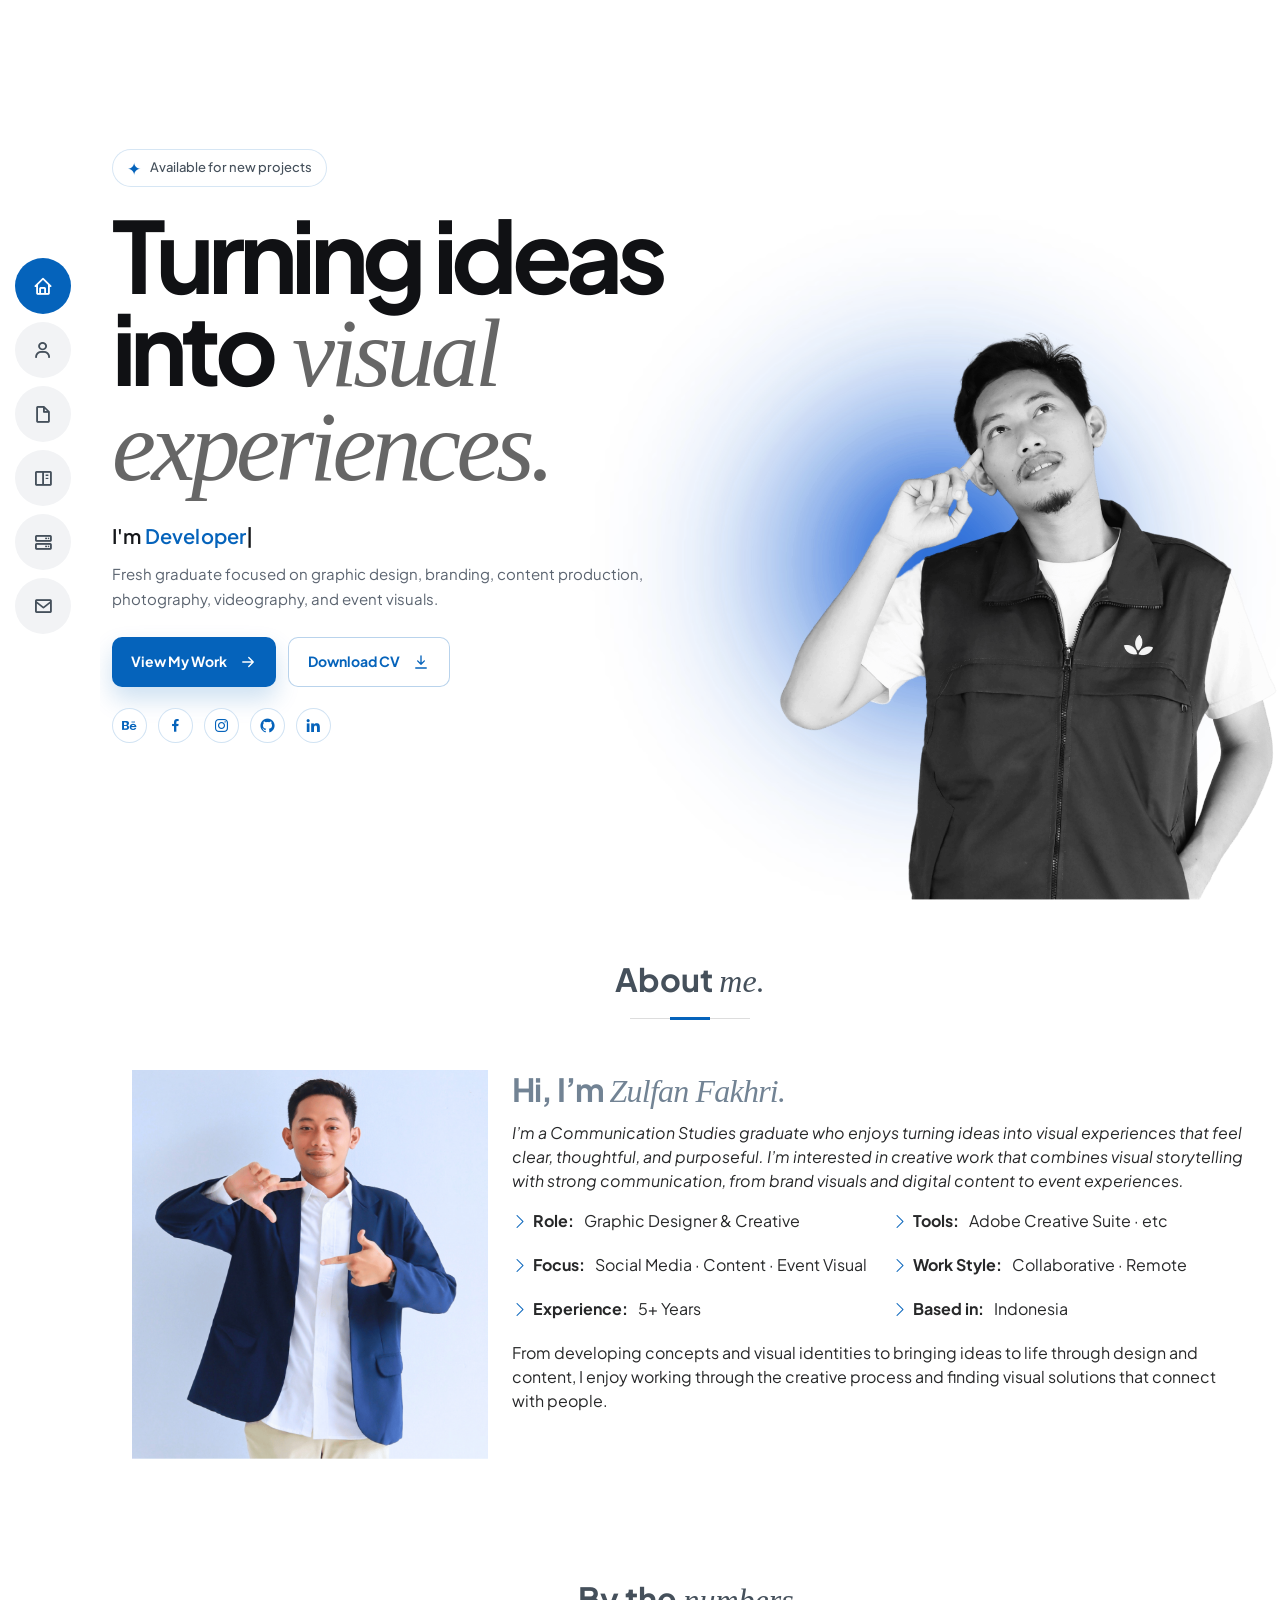
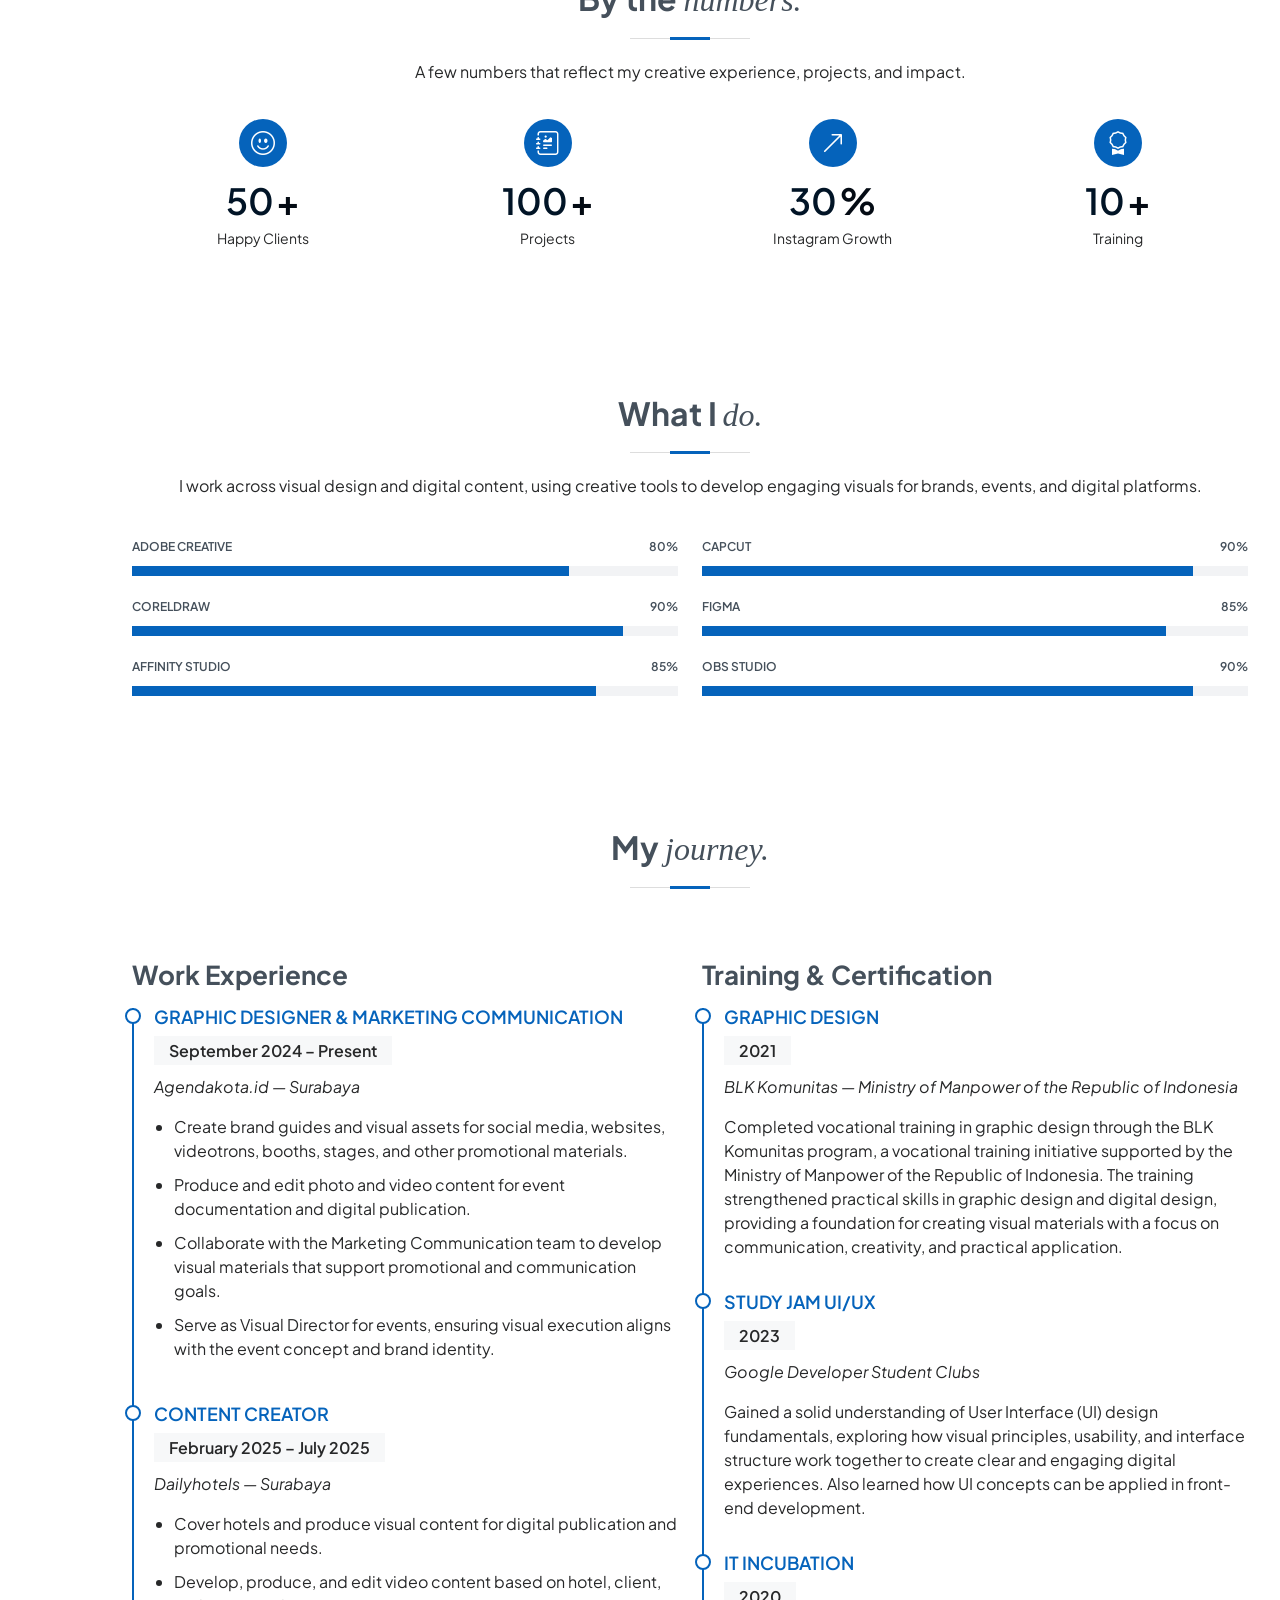
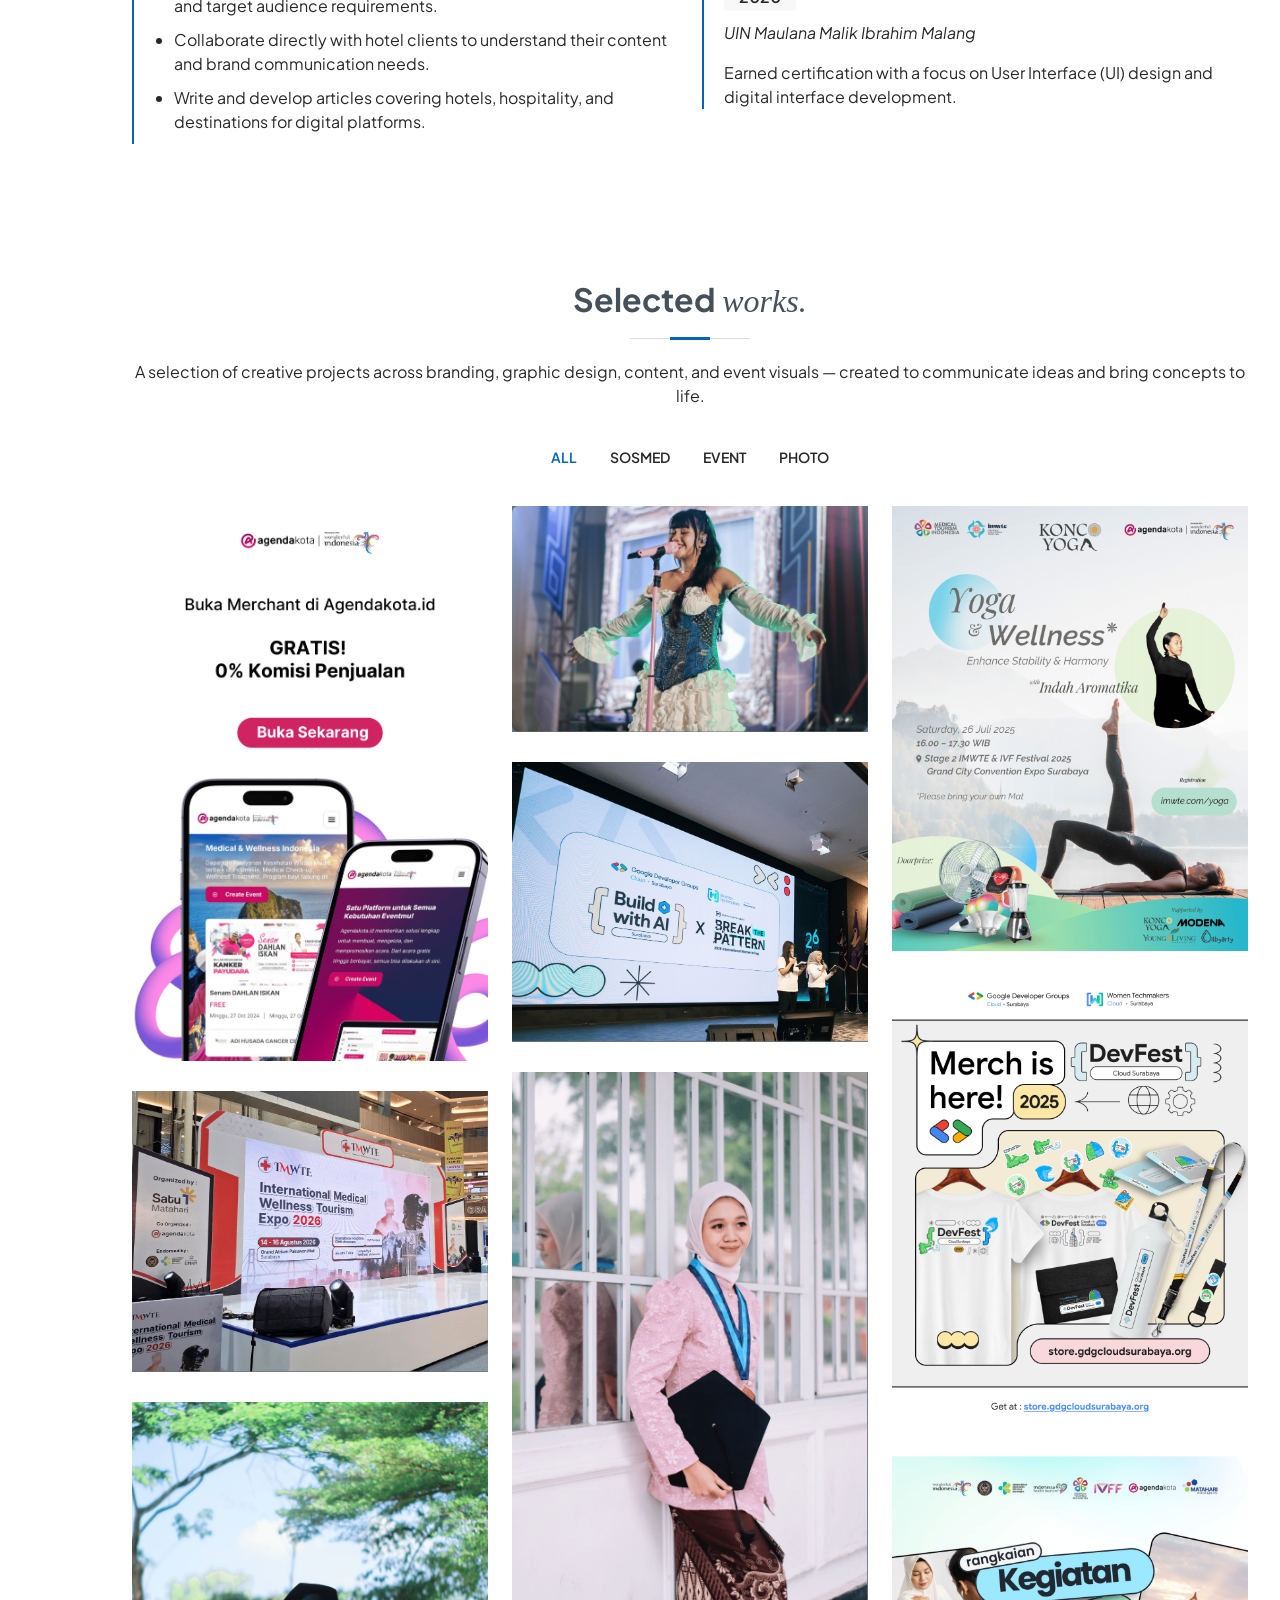
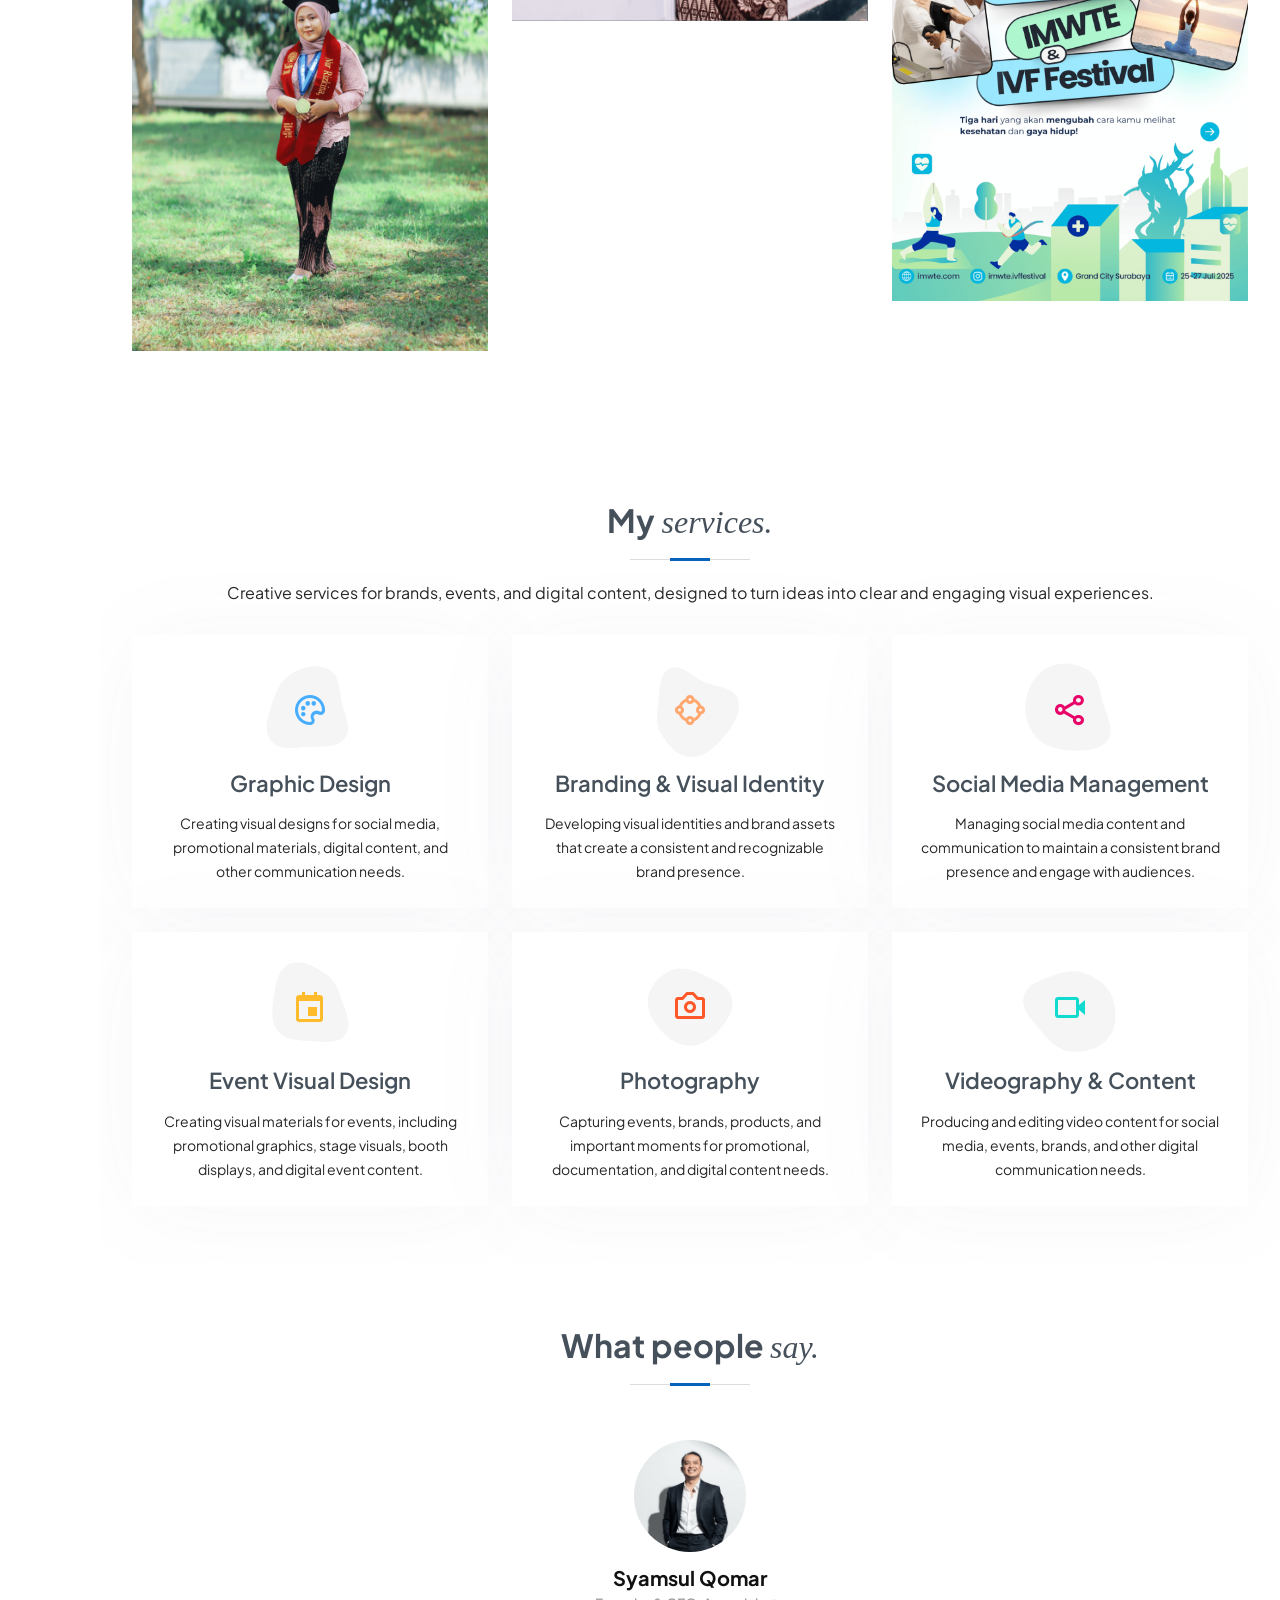
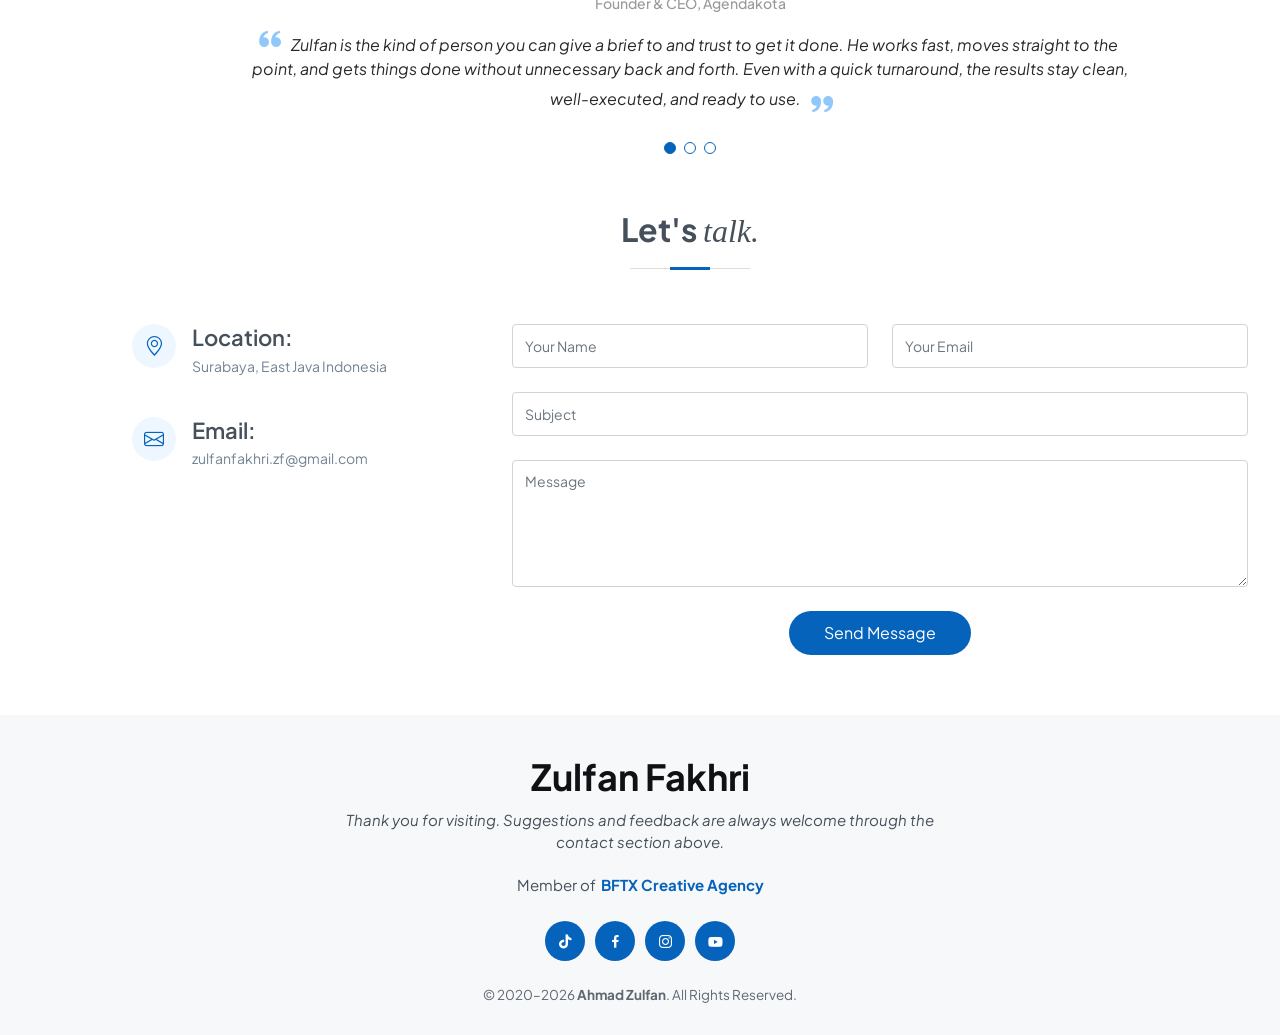
<file: index.html>
<!DOCTYPE html>
<html lang="en">

<head>
  <meta charset="utf-8">
  <meta content="width=device-width, initial-scale=1.0" name="viewport">

  <title>Portofolio - Zulfan</title>
  <meta content="" name="description">
  <meta content="" name="keywords">

  <!-- Favicons -->
  <link rel="shortcut icon" type="image/svg+xml" href="assets/img/icon.svg">

  <!-- Google Fonts -->
  <link href="https://fonts.googleapis.com/css2?family=Plus+Jakarta+Sans:ital,wght@0,200..800;1,200..800&display=swap" rel="stylesheet">

  <!-- Vendor CSS Files -->
  <link href="assets/vendor/aos/aos.css" rel="stylesheet">
  <link href="assets/vendor/bootstrap/css/bootstrap.min.css" rel="stylesheet">
  <link href="assets/vendor/bootstrap-icons/bootstrap-icons.css" rel="stylesheet">
  <link href="assets/vendor/boxicons/css/boxicons.min.css" rel="stylesheet">
  <link href="assets/vendor/glightbox/css/glightbox.min.css" rel="stylesheet">
  <link href="assets/vendor/swiper/swiper-bundle.min.css" rel="stylesheet">

  <!-- Template Main CSS File -->
  <link href="assets/css/style.css" rel="stylesheet">
</head>

<body>

  <!-- ======= Mobile nav toggle button ======= -->
  <i class="bi bi-list mobile-nav-toggle d-lg-none"></i>
  <!-- ======= Header ======= -->
  <header id="header" class="d-flex flex-column justify-content-center">

    <nav id="navbar" class="navbar nav-menu">
      <ul>
        <li><a href="#hero" class="nav-link scrollto active"><i class="bx bx-home"></i> <span>Home</span></a></li>
        <li><a href="#about" class="nav-link scrollto"><i class="bx bx-user"></i> <span>About</span></a></li>
        <li><a href="#resume" class="nav-link scrollto"><i class="bx bx-file-blank"></i> <span>Resume</span></a></li>
        <li><a href="#portfolio" class="nav-link scrollto"><i class="bx bx-book-content"></i> <span>Portfolio</span></a></li>
        <li><a href="#services" class="nav-link scrollto"><i class="bx bx-server"></i> <span>Services</span></a></li>
        <li><a href="#contact" class="nav-link scrollto"><i class="bx bx-envelope"></i> <span>Contact</span></a></li>
      </ul>
    </nav><!-- .nav-menu -->

  </header><!-- End Header -->

<!-- ======= Hero Section ======= -->
<section id="hero" class="d-flex align-items-center">
  <div class="hero-shell">
    <div class="hero-glow hero-glow-one"></div>
    <div class="hero-glow hero-glow-two"></div>

    <div class="container hero-container" data-aos="zoom-in" data-aos-delay="100">
      <div class="hero-content">
        <div class="hero-availability">
          <span class="hero-availability-icon">✦</span>
          <span>Available for new projects</span>
        </div>

        <h1 class="hero-title">
          <span class="hero-title-sans">Turning ideas</span>
          <span class="hero-title-line"><span class="hero-title-sans">into</span> <span class="hero-title-serif">visual</span></span>
          <span class="hero-title-serif hero-title-serif-line">experiences.</span>
        </h1>

        <p class="hero-typed-line">I'm <span class="typed" data-typed-items="Developer, Photographer, Videographer, Designer"></span></p>

        <p class="hero-description">
	Fresh graduate focused on graphic design, branding, content production,
photography, videography, and event visuals.
        </p>

        <div class="hero-actions">
          <a href="#portfolio" class="hero-btn hero-btn-primary scrollto">
            <span>View My Work</span>
            <svg class="hero-btn-arrow" viewBox="0 0 24 24" aria-hidden="true">
              <path d="M5 12h13M13 6l6 6-6 6" fill="none" stroke="currentColor" stroke-width="1.8" stroke-linecap="round" stroke-linejoin="round"/>
            </svg>
          </a>
          <a href="CV ATS AHMAD ZULFAN FAKHRI.pdf" download="CV ATS AHMAD ZULFAN.pdf" class="hero-btn hero-btn-secondary">
            <span>Download CV</span>
            <svg class="hero-btn-arrow" viewBox="0 0 24 24" aria-hidden="true">
              <path d="M12 4v11M7.5 10.5 12 15l4.5-4.5M5 20h14" fill="none" stroke="currentColor" stroke-width="1.8" stroke-linecap="round" stroke-linejoin="round"/>
            </svg>
          </a>
        </div>

        <div class="social-links hero-social-links" aria-label="Social media">
          <a href="https://www.behance.net/zulfanfakhri" class="twitter" target="_blank" rel="noopener noreferrer" aria-label="Behance"><i class="bx bxl-behance"></i></a>
          <a href="https://web.facebook.com/zulfanzufa" class="facebook" target="_blank" rel="noopener noreferrer" aria-label="Facebook"><i class="bx bxl-facebook"></i></a>
          <a href="https://www.instagram.com/zulfanfakhri/" class="instagram" target="_blank" rel="noopener noreferrer" aria-label="Instagram"><i class="bx bxl-instagram"></i></a>
          <a href="https://github.com/zulfa35k" class="google-plus" target="_blank" rel="noopener noreferrer" aria-label="GitHub"><i class="bx bxl-github"></i></a>
          <a href="https://linkedin.com/in/zulfanfakhri" class="linkedin" target="_blank" rel="noopener noreferrer" aria-label="LinkedIn"><i class="bx bxl-linkedin"></i></a>
        </div>
      </div>

      <div class="hero-visual">
        <img src="assets/hero-aura.png" alt="Blur Aura" class="hero-aura">
        <img src="assets/img/hero.png" alt="Ahmad Zulfan" class="hero-photo">
      </div>
    </div>
  </div>
</section><!-- End Hero -->

  <main id="main">

    <!-- ======= About Section ======= -->
    <section id="about" class="about">
      <div class="container" data-aos="fade-up">
        <div class="section-title">
          <h2><span class="section-title-sans">About</span> <span class="section-title-serif">me.</span></h2>
        </div>
        <div class="row">
          <div class="col-lg-4">
            <img src="assets/img/profile.png" class="img-fluid" alt="">
          </div>
          <div class="col-lg-8 pt-4 pt-lg-0 content">

    <h3 class="about-name">
      <span class="about-name-sans">Hi, I’m</span>
      <span class="about-name-serif"> Zulfan Fakhri.</span>
    </h3>

            <p class="fst-italic">
             I’m a Communication Studies graduate who enjoys turning ideas into visual experiences that feel clear, thoughtful, and purposeful. I’m interested in creative work that combines visual storytelling with strong communication, from brand visuals and digital content to event experiences.
            </p>
            <div class="row">
              <div class="col-lg-6">
                <ul>
                  <li><i class="bi bi-chevron-right"></i> <strong>Role:</strong> <span>Graphic Designer & Creative</span></li>
                  <li><i class="bi bi-chevron-right"></i> <strong>Focus:</strong> <span>Social Media · Content · Event Visual</span></li>
                  <li><i class="bi bi-chevron-right"></i> <strong>Experience:</strong> <span>5+ Years</span></li>
                </ul>
              </div>
              <div class="col-lg-6">
                <ul>
                  <li><i class="bi bi-chevron-right"></i> <strong>Tools:</strong> <span>Adobe Creative Suite · etc </span></li>
                  <li><i class="bi bi-chevron-right"></i> <strong>Work Style:</strong> <span>Collaborative · Remote</span></li>
                  <li><i class="bi bi-chevron-right"></i> <strong>Based in:</strong> <span>Indonesia</span></li>
                </ul>
              </div>
            </div>
            <p>
                From developing concepts and visual identities to bringing ideas to life through design and content, I enjoy working through the creative process and finding visual solutions that connect with people.  
            </p>
          </div>
        </div>
      </div>
    </section><!-- End About Section -->

    <!-- ======= Facts Section ======= -->
    <section id="facts" class="facts">
  <div class="container">

    <div class="section-title">
      <h2>
        <span class="section-title-sans">By the</span>
        <span class="section-title-serif">numbers.</span>
      </h2>

      <p>
        A few numbers that reflect my creative experience, projects, and impact.
      </p>
    </div>

    <div class="row no-gutters">

<!-- Happy Clients -->
<div class="col-lg-3 col-md-6 d-md-flex align-items-md-stretch">
  <div class="count-box">
    <i class="bi bi-emoji-smile"></i>

    <span data-purecounter-start="0"
          data-purecounter-end="50"
          data-purecounter-duration="1"
          class="purecounter">50</span><span class="count-suffix">+</span>

    <p>Happy Clients</p>
  </div>
</div>

<!-- Projects -->
<div class="col-lg-3 col-md-6 d-md-flex align-items-md-stretch">
  <div class="count-box">
    <i class="bi bi-journal-richtext"></i>

    <span data-purecounter-start="0"
          data-purecounter-end="100"
          data-purecounter-duration="1"
          class="purecounter">100</span><span class="count-suffix">+</span>

    <p>Projects</p>
  </div>
</div>

<!-- Instagram Growth -->
<div class="col-lg-3 col-md-6 d-md-flex align-items-md-stretch">
  <div class="count-box">
    <i class="bi bi-arrow-up-right"></i>

    <span data-purecounter-start="0"
          data-purecounter-end="30"
          data-purecounter-duration="1"
          class="purecounter">30</span><span class="count-suffix">%</span>

    <p>Instagram Growth</p>
  </div>
</div>

<!-- Training -->
<div class="col-lg-3 col-md-6 d-md-flex align-items-md-stretch">
  <div class="count-box">
    <i class="bi bi-award"></i>

    <span data-purecounter-start="0"
          data-purecounter-end="10"
          data-purecounter-duration="1"
          class="purecounter">10</span><span class="count-suffix">+</span>

    <p>Training</p>
  </div>
</div>

    </div>
  </div>
</section><!-- End Facts Section -->

    <!-- ======= Skills Section ======= -->
    <section id="skills" class="skills section-bg">
  <div class="container">

    <div class="section-title">
      <h2>
        <span class="section-title-sans">What I</span>
        <span class="section-title-serif">do.</span>
      </h2>

      <p>
        I work across visual design and digital content, using creative tools
        to develop engaging visuals for brands, events, and digital platforms.
      </p>
    </div>

<div class="row skills-content">

  <!-- Left Column -->
  <div class="col-lg-6">

    <!-- Adobe Creative Suite -->
    <div class="progress">
      <span class="skill">
        Adobe Creative<i class="val">80%</i>
      </span>
      <div class="progress-bar-wrap">
        <div class="progress-bar"
             role="progressbar"
             aria-valuenow="80"
             aria-valuemin="0"
             aria-valuemax="100">
        </div>
      </div>
    </div>

    <!-- CorelDRAW -->
    <div class="progress">
      <span class="skill">
        CorelDRAW <i class="val">90%</i>
      </span>
      <div class="progress-bar-wrap">
        <div class="progress-bar"
             role="progressbar"
             aria-valuenow="90"
             aria-valuemin="0"
             aria-valuemax="100">
        </div>
      </div>
    </div>

    <!-- Affinity -->
    <div class="progress">
      <span class="skill">
        Affinity Studio <i class="val">85%</i>
      </span>
      <div class="progress-bar-wrap">
        <div class="progress-bar"
             role="progressbar"
             aria-valuenow="85"
             aria-valuemin="0"
             aria-valuemax="100">
        </div>
      </div>
    </div>

  </div>

  <!-- Right Column -->
  <div class="col-lg-6">

    <!-- CapCut -->
    <div class="progress">
      <span class="skill">
        CapCut <i class="val">90%</i>
      </span>
      <div class="progress-bar-wrap">
        <div class="progress-bar"
             role="progressbar"
             aria-valuenow="90"
             aria-valuemin="0"
             aria-valuemax="100">
        </div>
      </div>
    </div>

    <!-- Figma -->
    <div class="progress">
      <span class="skill">
        Figma <i class="val">85%</i>
      </span>
      <div class="progress-bar-wrap">
        <div class="progress-bar"
             role="progressbar"
             aria-valuenow="85"
             aria-valuemin="0"
             aria-valuemax="100">
        </div>
      </div>
    </div>

    <!-- OBS Studio -->
    <div class="progress">
      <span class="skill">
        OBS Studio <i class="val">90%</i>
      </span>
      <div class="progress-bar-wrap">
        <div class="progress-bar"
             role="progressbar"
             aria-valuenow="90"
             aria-valuemin="0"
             aria-valuemax="100">
        </div>
      </div>
    </div>

  </div>

</div>
</div>
    </section><!-- End Skills Section -->

    <!-- ======= Resume Section ======= -->
<section id="resume" class="resume">
  <div class="container" data-aos="fade-up">

    <div class="section-title">
      <h2>
        <span class="section-title-sans">My</span>
        <span class="section-title-serif">journey.</span>
      </h2>
    </div>

    <div class="row">

      <!-- LEFT COLUMN : WORK EXPERIENCE -->
      <div class="col-lg-6">

        <h3 class="resume-title">Work Experience</h3>

        <!-- Agendakota.id -->
<div class="resume-item">

  <h4>Graphic Designer &amp; Marketing Communication</h4>

  <h5>September 2024 – Present</h5>

  <p>
    <em>Agendakota.id — Surabaya</em>
  </p>

  <ul>
    <li>
      Create brand guides and visual assets for social media, websites,
      videotrons, booths, stages, and other promotional materials.
    </li>

    <li>
      Produce and edit photo and video content for event documentation
      and digital publication.
    </li>

    <li>
      Collaborate with the Marketing Communication team to develop
      visual materials that support promotional and communication goals.
    </li>

    <li>
      Serve as Visual Director for events, ensuring visual execution
      aligns with the event concept and brand identity.
    </li>
  </ul>

</div>

<!-- Dailyhotels -->
<div class="resume-item">

  <h4>Content Creator</h4>

  <h5>February 2025 – July 2025</h5>

  <p>
    <em>Dailyhotels — Surabaya</em>
  </p>

  <ul>
    <li>
      Cover hotels and produce visual content for digital publication
      and promotional needs.
    </li>

    <li>
      Develop, produce, and edit video content based on hotel, client,
      and target audience requirements.
    </li>

    <li>
      Collaborate directly with hotel clients to understand their
      content and brand communication needs.
    </li>

    <li>
      Write and develop articles covering hotels, hospitality,
      and destinations for digital platforms.
    </li>
  </ul>

</div>

      </div>

      <!-- RIGHT COLUMN : TRAINING -->
      <div class="col-lg-6">

        <h3 class="resume-title">Training &amp; Certification</h3>

        <!-- BLK Komunitas -->
        <div class="resume-item">

          <h4>Graphic Design</h4>

          <h5>2021</h5>

          <p>
            <em>
              BLK Komunitas — Ministry of Manpower of the Republic of Indonesia
            </em>
          </p>

          <p>
            Completed vocational training in graphic design through the BLK Komunitas program, a vocational training initiative supported by the Ministry of
    Manpower of the Republic of Indonesia. The training strengthened practical
    skills in graphic design and digital design, providing a foundation for
    creating visual materials with a focus on communication, creativity, and
    practical application.
          </p>

        </div>

        <!-- Study Jam -->
        <div class="resume-item">

          <h4>Study Jam UI/UX</h4>

          <h5>2023</h5>

          <p>
            <em>Google Developer Student Clubs</em>
          </p>

          <p>Gained a solid understanding of User Interface (UI) design fundamentals, exploring how visual principles, usability, and interface structure work together to create clear and engaging digital experiences. Also learned how UI concepts can be applied in front-end development.</p>

        </div>

        <!-- IT Incubation -->
        <div class="resume-item">

          <h4>IT Incubation</h4>

          <h5>2020</h5>

          <p>
            <em>UIN Maulana Malik Ibrahim Malang</em>
          </p>

          <p>
            Earned certification with a focus on User Interface (UI)
            design and digital interface development.
          </p>

        </div>

      </div>

    </div>

  </div>
</section>
<!-- End Resume Section -->

<!-- ======= Portfolio Section ======= -->
<span id="work" class="hero-work-anchor" aria-hidden="true"></span>

<section id="portfolio" class="portfolio section-bg">
  <div class="container" data-aos="fade-up">

    <div class="section-title">
      <h2>
        <span class="portfolio-title-sans">Selected</span>
        <span class="portfolio-title-serif">works.</span>
      </h2>

      <p>
        A selection of creative projects across branding, graphic design,
        content, and event visuals — created to communicate ideas and bring
        concepts to life.
      </p>
    </div>

    <!-- Portfolio Filters -->
    <div class="row">
      <div class="col-lg-12 d-flex justify-content-center"
           data-aos="fade-up"
           data-aos-delay="100">

        <ul id="portfolio-flters">
          <li data-filter="*" class="filter-active">ALL</li>
          <li data-filter=".filter-sosmed">SOSMED</li>
          <li data-filter=".filter-event">EVENT</li>
          <li data-filter=".filter-photography">PHOTO</li>
        </ul>

      </div>
    </div>

    <!-- Portfolio Items -->
    <div class="row portfolio-container"
         data-aos="fade-up"
         data-aos-delay="200">

      <!-- 1. SOSMED 4 -> Instagram story agendakota.id -->
      <div class="col-lg-4 col-md-6 portfolio-item filter-sosmed">
        <div class="portfolio-wrap">

          <a href="assets/img/portfolio/sosmed-4.png"
             class="portfolio-lightbox portfolio-image-link"
             data-gallery="portfolioGallery"
             title="Agendakota.id Instagram Story Design">

            <img src="assets/img/portfolio/sosmed-4.png"
                 class="img-fluid"
                 alt="Agendakota.id Instagram Story Design">

          </a>

          <div class="portfolio-info">
            <h4>Agendakota.id Instagram Story</h4>
            <p>Sosmed</p>
          </div>

        </div>
      </div>

      <!-- 2. PHOTO 2 -> foto konser ghea indrawari -->
      <div class="col-lg-4 col-md-6 portfolio-item filter-photography">
        <div class="portfolio-wrap">

          <a href="assets/img/portfolio/photo-2.png"
             class="portfolio-lightbox portfolio-image-link"
             data-gallery="portfolioGallery"
             title="Ghea Indrawari Concert Photography">

            <img src="assets/img/portfolio/photo-2.png"
                 class="img-fluid"
                 alt="Ghea Indrawari Concert Photography">

          </a>

          <div class="portfolio-info">
            <h4>Ghea Indrawari Concert</h4>
            <p>Photo</p>
          </div>

        </div>
      </div>

      <!-- 3. SOSMED 1 -> desain feeed konco yoga sub -->
      <div class="col-lg-4 col-md-6 portfolio-item filter-sosmed">
        <div class="portfolio-wrap">

          <a href="assets/img/portfolio/sosmed-1.png"
             class="portfolio-lightbox portfolio-image-link"
             data-gallery="portfolioGallery"
             title="Konco Yoga Sub Feed Design">

            <img src="assets/img/portfolio/sosmed-1.png"
                 class="img-fluid"
                 alt="Konco Yoga Sub Feed Design">

          </a>

          <div class="portfolio-info">
            <h4>Konco Yoga Sub Feed</h4>
            <p>Sosmed</p>
          </div>

        </div>
      </div>

      <!-- 4. EVENT 2 -> Desain videotron google surabaya -->
      <div class="col-lg-4 col-md-6 portfolio-item filter-event">
        <div class="portfolio-wrap">

          <a href="assets/img/portfolio/event-2.png"
             class="portfolio-lightbox portfolio-image-link"
             data-gallery="portfolioGallery"
             title="Google Surabaya Videotron Design">

            <img src="assets/img/portfolio/event-2.png"
                 class="img-fluid"
                 alt="Google Surabaya Videotron Design">

          </a>

          <div class="portfolio-info">
            <h4>Google Surabaya Videotron</h4>
            <p>Event</p>
          </div>

        </div>
      </div>

      <!-- 5. SOSMED 2 -> desain feeed google developer -->
      <div class="col-lg-4 col-md-6 portfolio-item filter-sosmed">
        <div class="portfolio-wrap">

          <a href="assets/img/portfolio/sosmed-2.png"
             class="portfolio-lightbox portfolio-image-link"
             data-gallery="portfolioGallery"
             title="Google Developer Feed Design">

            <img src="assets/img/portfolio/sosmed-2.png"
                 class="img-fluid"
                 alt="Google Developer Feed Design">

          </a>

          <div class="portfolio-info">
            <h4>Google Developer Feed</h4>
            <p>Sosmed</p>
          </div>

        </div>
      </div>

      <!-- 6. PHOTO 1 -> foto wisuda outdoor -->
      <div class="col-lg-4 col-md-6 portfolio-item filter-photography">
        <div class="portfolio-wrap">

          <a href="assets/img/portfolio/photo-1.png"
             class="portfolio-lightbox portfolio-image-link"
             data-gallery="portfolioGallery"
             title="Outdoor Graduation Photography">

            <img src="assets/img/portfolio/photo-1.png"
                 class="img-fluid"
                 alt="Outdoor Graduation Photography">

          </a>

          <div class="portfolio-info">
            <h4>Outdoor Graduation</h4>
            <p>Photo</p>
          </div>

        </div>
      </div>

      <!-- 7. EVENT 1 -> Desain panggung dan videotron imwte 2026 -->
      <div class="col-lg-4 col-md-6 portfolio-item filter-event">
        <div class="portfolio-wrap">

          <a href="assets/img/portfolio/event-1.png"
             class="portfolio-lightbox portfolio-image-link"
             data-gallery="portfolioGallery"
             title="IMWTE Stage & Videotron Design">

            <img src="assets/img/portfolio/event-1.png"
                 class="img-fluid"
                 alt="IMWTE Stage & Videotron Design">

          </a>

          <div class="portfolio-info">
            <h4>IMWTE Stage &amp; Videotron</h4>
            <p>Event</p>
          </div>

        </div>
      </div>

      <!-- 8. PHOTO 3 -> foto wisuda outdoor -->
      <div class="col-lg-4 col-md-6 portfolio-item filter-photography">
        <div class="portfolio-wrap">

          <a href="assets/img/portfolio/photo-3.png"
             class="portfolio-lightbox portfolio-image-link"
             data-gallery="portfolioGallery"
             title="Outdoor Graduation Photography">

            <img src="assets/img/portfolio/photo-3.png"
                 class="img-fluid"
                 alt="Outdoor Graduation Photography">

          </a>

          <div class="portfolio-info">
            <h4>Outdoor Graduation</h4>
            <p>Photo</p>
          </div>

        </div>
      </div>

      <!-- 9. SOSMED 3 -> desain feeed IMWTE -->
      <div class="col-lg-4 col-md-6 portfolio-item filter-sosmed">
        <div class="portfolio-wrap">

          <a href="assets/img/portfolio/sosmed-3.png"
             class="portfolio-lightbox portfolio-image-link"
             data-gallery="portfolioGallery"
             title="IMWTE Feed Design">

            <img src="assets/img/portfolio/sosmed-3.png"
                 class="img-fluid"
                 alt="IMWTE Feed Design">

          </a>

          <div class="portfolio-info">
            <h4>IMWTE Feed Design</h4>
            <p>Sosmed</p>
          </div>

        </div>
      </div>

    </div>
  </div>
</section>

<!-- ======= Services Section ======= -->
<section id="services" class="services">
  <div class="container" data-aos="fade-up">

    <div class="section-title">
      <h2>
        <span class="section-title-sans">My</span>
        <span class="section-title-serif">services.</span>
      </h2>

      <p>
        Creative services for brands, events, and digital content,
        designed to turn ideas into clear and engaging visual experiences.
      </p>
    </div>

    <div class="row">

      <!-- Graphic Design -->
      <div class="col-lg-4 col-md-6 d-flex align-items-stretch"
           data-aos="zoom-in"
           data-aos-delay="100">

        <div class="icon-box iconbox-blue">

          <div class="icon">
            <svg width="100" height="100" viewBox="0 0 600 600"
                 xmlns="http://www.w3.org/2000/svg">
              <path stroke="none"
                    stroke-width="0"
                    fill="#f5f5f5"
                    d="M300,521.0016835830174C376.1290562159157,517.8887921683347,466.0731472004068,529.7835943286574,510.70327084640275,468.03025111958987C554.37151803377,407.6079735673963,508.03601936045806,328.984492448591,491.2728898941984,256.3432110539036C474.5976925606813,184.082847569214,479.9380746639026,96.60480741107993,416.23090153303,58.64404602377083C348.86323505073057,18.502732276798302,261.93793210992963,40.573370156625,193.5410806939664,78.93577620505333C130.42746243093434,114.334589627462,98.30271207620305,179.9652202316768,76.75703585869454,249.04625023123273C51.97151880512638,328.5150500222984,13.704378332031375,421.8503474016223,66.52175969318435,486.19268352777647C119.04800174914682,550.1803526380478,217.28368757567262,524.383925680826,300,521.0016835830174"></path>
            </svg>

            <i class="bx bx-palette"></i>
          </div>

          <h4>
            <a href="">Graphic Design</a>
          </h4>

          <p>
            Creating visual designs for social media, promotional materials,
            digital content, and other communication needs.
          </p>

        </div>
      </div>

      <!-- Branding & Visual Identity -->
      <div class="col-lg-4 col-md-6 d-flex align-items-stretch mt-4 mt-md-0"
           data-aos="zoom-in"
           data-aos-delay="200">

        <div class="icon-box iconbox-orange">

          <div class="icon">
            <svg width="100" height="100" viewBox="0 0 600 600"
                 xmlns="http://www.w3.org/2000/svg">
              <path stroke="none"
                    stroke-width="0"
                    fill="#f5f5f5"
                    d="M300,582.0697525312426C382.5290701553225,586.8405444964366,449.9789794688669,525.324588468867,502.5850820975895,461.55621195738473C556.6063463187945,396.072300286794,615.8543463187945,314.28637112970534,586.6730223649479,234.56875336149918C558.9533129531605,158.84397578365743,454.9689790245318,164.00468322053177,381.49747125262974,130.76875717737553C312.1592619281151,99.40240125094834,248.97055460311593,18.661163163235184,179.8680185752513,50.54337015887873C110.5421016452524,82.52863877960104,119.82277500060166,180.83849132639028,109.12597500060166,256.43424936193195C100.08760236330496,320.3096726198368,92.17705696193138,384.0621239912764,124.79988738764834,439.7174275375508C164.8338275375508,508.0163779619416,220.9647416790247,577.5009287672846,300,582.0697525312426"></path>
            </svg>

            <i class="bx bx-shape-circle"></i>
          </div>

          <h4>
            <a href="">Branding &amp; Visual Identity</a>
          </h4>

          <p>
            Developing visual identities and brand assets that create
            a consistent and recognizable brand presence.
          </p>

        </div>
      </div>

      <!-- Social Media Design -->
      <div class="col-lg-4 col-md-6 d-flex align-items-stretch mt-4 mt-lg-0"
           data-aos="zoom-in"
           data-aos-delay="300">

        <div class="icon-box iconbox-pink">

          <div class="icon">
            <svg width="100" height="100" viewBox="0 0 600 600"
                 xmlns="http://www.w3.org/2000/svg">
              <path stroke="none"
                    stroke-width="0"
                    fill="#f5f5f5"
                    d="M300,541.5067337569781C382.1493038755055,545.0595476570109,479.8736846238516,548.345087784829,526.4010558755058,480.5488172755941C571.5218469581645,414.8021128118492,517.5187510058486,332.07155915662573,496.52539010469104,255.14436215662573C477.371925783657,184.9592047555055,473.5736365652278,105.61284051026155,413.0603344069578,65.22779650082875C343.2747038515405,18.6546355534846,251.2091493199835,5.337323636656869,175.0934190732945,40.62881213300186C97.87086631185822,76.43348514350835,51.98124368387456,156.15599469081315,36.44837278890362,239.84606092416172C21.7160778235148,319.2226820709155,43.775223500013084,401.1760424656574,96.891909868211,461.97329694683043C147.22124197988857,519.5804099606455,223.5754009179313,538.201503339737,300,541.5067337569781"></path>
            </svg>

            <i class="bx bx-share-alt"></i>
          </div>

          <h4>
            <a href="">Social Media Management</a>
          </h4>

          <p>
            Managing social media content and communication to maintain a consistent brand presence and engage with audiences.
          </p>

        </div>
      </div>

      <!-- Event Visual Design -->
      <div class="col-lg-4 col-md-6 d-flex align-items-stretch mt-4"
           data-aos="zoom-in"
           data-aos-delay="100">

        <div class="icon-box iconbox-yellow">

          <div class="icon">
            <svg width="100" height="100" viewBox="0 0 600 600"
                 xmlns="http://www.w3.org/2000/svg">
              <path stroke="none"
                    stroke-width="0"
                    fill="#f5f5f5"
                    d="M300,503.46388370962813C374.79870501325706,506.71871716319447,464.8034551963731,527.1746412648533,510.4981551193396,467.86667711651364C555.9287308511215,408.9010014558933,512.6030012649473,327.5744911775523,490.211057578863,256.5855673507754C471.097692560561,195.9906835881958,447.69079081568157,138.11976852964426,395.19560036434837,102.3242989838813C329.3053358748298,57.39498350533375,248.02791791703457,8.279543830951368,175.87071277845988,42.242879143198664C103.41431057327988,76.34704239019865,93.79494320519305,170.98129384138828,81.28167332365135,250.07896920659033C70.17666984294237,320.27484674793965,64.84698225790005,396.6965662874833,111.28512138212992,450.4950937839243C156.20124167912827,502.5303643271138,231.32542653798444,500.4755392045468,300,503.46388370962813"></path>
            </svg>

            <i class="bx bx-calendar-event"></i>
          </div>

          <h4>
            <a href="">Event Visual Design</a>
          </h4>

          <p>
            Creating visual materials for events, including promotional
            graphics, stage visuals, booth displays, and digital event content.
          </p>

        </div>
      </div>

      <!-- Photography -->
      <div class="col-lg-4 col-md-6 d-flex align-items-stretch mt-4"
           data-aos="zoom-in"
           data-aos-delay="200">

        <div class="icon-box iconbox-red">

          <div class="icon">
            <svg width="100" height="100" viewBox="0 0 600 600"
                 xmlns="http://www.w3.org/2000/svg">
              <path stroke="none"
                    stroke-width="0"
                    fill="#f5f5f5"
                    d="M300,532.3542879108572C369.3819982602284,532.3153079108572,429.10787482213857,491.63046668808956,474.524447243215,439.1786021692675C522.8885848370379,383.3222953019093,569.1668002868077,314.3205725918492,550.743215192384,242.7694973830634C532.6665558377875,172.565835329195,456.2379748765914,142.6223663293436,390.36899956486744,112.34683881706744C326.6607347286891,83.0645215724596,258.84405631176094,53.51806209861945,193.32584062398356,78.48882559380701C121.61197182488025,105.82096962409037,62.805066853699245,167.19849137082225,48.57481801355237,242.61384256330496C34.843463184063346,315.38509553560425,76.69343916112496,383.4422959591286,125.229471243215,439.3748452446246C170.7312796277747,491.8107796882563,230.57421082213857,532.3933303649479,300,532.3542879108572"></path>
            </svg>

            <i class="bx bx-camera"></i>
          </div>

          <h4>
            <a href="">Photography</a>
          </h4>

          <p>
            Capturing events, brands, products, and important moments
            for promotional, documentation, and digital content needs.
          </p>

        </div>
      </div>

      <!-- Videography & Content -->
      <div class="col-lg-4 col-md-6 d-flex align-items-stretch mt-4"
           data-aos="zoom-in"
           data-aos-delay="300">

        <div class="icon-box iconbox-teal">

          <div class="icon">
            <svg width="100" height="100" viewBox="0 0 600 600"
                 xmlns="http://www.w3.org/2000/svg">
              <path stroke="none"
                    stroke-width="0"
                    fill="#f5f5f5"
                    d="M300,566.797414625762C385.7384707136149,576.1784315230908,478.789435101714,552.8928748346935,531.9192734346935,484.94944893311C584.610950403,417.5663521118492,582.489472248146,322.67544863468447,553.9536738515405,242.036731145123C529.1557734026468,171.9608614666027,465.24506316201064,127.66468636344209,395.9583748389544,100.7403814666027C334.2172322260088,76.74827738301774,269.4350130405921,84.6221648346935,207.1952322260088,107.2889140133804C132.92018162631612,134.33871894543012,41.79353780512637,160.00259165414826,22.644507872594943,236.69541883565114C3.319112789854554,314.0945975303958,72.72355303690965,379.243833228382,124.04198916343866,440.3218312028393C172.9282748118492,498.5055451809895,224.45579914808075,558.5317968840102,300,566.797414625762"></path>
            </svg>

            <i class="bx bx-video"></i>
          </div>

          <h4>
            <a href="">Videography &amp; Content</a>
          </h4>

          <p>
            Producing and editing video content for social media, events,
            brands, and other digital communication needs.
          </p>

        </div>
      </div>

    </div>
  </div>
</section><!-- End Services Section -->

<!-- ======= Testimonials Section ======= -->
<section id="testimonials" class="testimonials section-bg">
  <div class="container" data-aos="fade-up">

    <div class="section-title">
      <h2>
        <span class="section-title-sans">What people</span>
        <span class="section-title-serif">say.</span>
      </h2>
    </div>

    <div class="testimonials-slider swiper" data-aos="fade-up" data-aos-delay="100">
      <div class="swiper-wrapper">

        <!-- Testimonial - Syamsul Qomar -->
        <div class="swiper-slide">
          <div class="testimonial-item">

            <img
              src="assets/img/testimonials/testimonials-4.png"
              class="testimonial-img"
              alt="Syamsul Qomar">

            <h3>Syamsul Qomar</h3>
            <h4>Founder &amp; CEO, Agendakota</h4>

            <p>
              <i class="bx bxs-quote-alt-left quote-icon-left"></i>
              Zulfan is the kind of person you can give a brief to and trust to get it done. He works fast, moves straight to the point, and gets things done without unnecessary back and forth. Even with a quick turnaround, the results stay clean, well-executed, and ready to use.
              <i class="bx bxs-quote-alt-right quote-icon-right"></i>
            </p>

          </div>
        </div><!-- End testimonial item -->

        <!-- Testimonial - Faiz Najmul -->
        <div class="swiper-slide">
          <div class="testimonial-item">

            <img
              src="assets/img/faiz.jpg"
              class="testimonial-img"
              alt="Faiz Najmul">

            <h3>Faiz Najmul</h3>
            <h4>Founder, Lastmoment.co</h4>

            <p>
              <i class="bx bxs-quote-alt-left quote-icon-left"></i>
              What I appreciate most about Zulfan is how well he understands the brief before starting. He is responsive, easy to collaborate with, and able to turn ideas into visuals that match the direction of the project. The whole process feels smooth from start to finish.
              <i class="bx bxs-quote-alt-right quote-icon-right"></i>
            </p>

          </div>
        </div><!-- End testimonial item -->

        <!-- Testimonial - Mihdan Advani -->
        <div class="swiper-slide">
          <div class="testimonial-item">

            <img
              src="assets/img/mihdan.jpg"
              class="testimonial-img"
              alt="Mihdan Advani">

            <h3>Mihdan Advani</h3>
            <h4>AI Engineer, Semen Indonesia</h4>

            <p>
              <i class="bx bxs-quote-alt-left quote-icon-left"></i>
              Zulfan has a strong eye for visual communication. He knows how to take an idea and develop it into something clear, engaging, and visually appealing. His flexibility and attention to detail also make him a great person to work with.
              <i class="bx bxs-quote-alt-right quote-icon-right"></i>
            </p>

          </div>
        </div><!-- End testimonial item -->

      </div>

      <div class="swiper-pagination"></div>

    </div>
  </div>
</section><!-- End Testimonials Section -->

<!-- ======= Contact Section ======= -->
<section id="contact" class="contact">
  <div class="container">

    <div class="section-title">
      <h2>
        <span class="section-title-sans">Let's</span>
        <span class="section-title-serif">talk.</span>
      </h2>
    </div>

    <div class="row mt-1">

      <!-- Contact Information -->
      <div class="col-lg-4">
        <div class="info">

         <!-- Location -->
<div class="address">
  <a
    href="https://maps.app.goo.gl/rXe7zV8Cy4roekVK6"
    target="_blank"
    rel="noopener noreferrer"
    class="contact-link"
  >
    <i class="bi bi-geo-alt"></i>
    <h4>Location:</h4>
    <p>Surabaya, East Java Indonesia</p>
  </a>
</div>

<!-- Email -->
<div class="email">
  <a
    href="https://mail.google.com/mail/?view=cm&fs=1&to=zulfanfakhri.zf@gmail.com"
    target="_blank"
    rel="noopener noreferrer"
    class="contact-link"
  >
    <i class="bi bi-envelope"></i>
    <h4>Email:</h4>
    <p>zulfanfakhri.zf@gmail.com</p>
  </a>
</div>

        </div>
      </div>

      <!-- Contact Form -->
      <div class="col-lg-8 mt-5 mt-lg-0">

        <form
          action="https://formsubmit.co/zulfanfakhri.zf@gmail.com"
          method="POST"
          role="form"
          class="php-email-form"
        >

          <input
            type="hidden"
            name="_subject"
            value="New Message from Portfolio Website"
          >

          <input
            type="hidden"
            name="_captcha"
            value="false"
          >

          <!-- Name + Email -->
          <div class="row">

            <div class="col-md-6 form-group">
              <input
                type="text"
                name="name"
                class="form-control"
                id="name"
                placeholder="Your Name"
                required
              >
            </div>

            <div class="col-md-6 form-group mt-3 mt-md-0">
              <input
                type="email"
                name="email"
                class="form-control"
                id="email"
                placeholder="Your Email"
                required
              >
            </div>

          </div>

          <!-- Subject -->
          <div class="form-group mt-3">
            <input
              type="text"
              name="subject"
              class="form-control"
              id="subject"
              placeholder="Subject"
              required
            >
          </div>

          <!-- Message -->
          <div class="form-group mt-3">
            <textarea
              class="form-control"
              name="message"
              rows="5"
              placeholder="Message"
              required
            ></textarea>
          </div>

          <!-- Form Status -->
          <div class="my-3">
            <div class="loading">Loading</div>
            <div class="error-message"></div>
            <div class="sent-message">
              Your message has been sent. Thank you!
            </div>
          </div>

          <!-- Submit -->
          <div class="text-center">
            <button type="submit">Send Message</button>
          </div>

        </form>

      </div>

    </div>
  </div>
</section><!-- End Contact Section -->

  </main><!-- End #main -->

  <!-- ======= Footer ======= -->
<footer id="footer">
  <div class="container">

    <h3>Zulfan Fakhri</h3>

    <p>
      Thank you for visiting. Suggestions and feedback are always welcome
      through the contact section above.
    </p>

<p class="footer-agency">
  <span class="footer-agency-sans">Member of</span>
  <a
    href="https://bftx.site/"
    target="_blank"
    rel="noopener noreferrer"
    class="footer-agency-serif"
  >BFTX Creative Agency</a>
</p>

    <div class="social-links">

  <!-- TikTok -->
  <a
    href="https://www.tiktok.com/"
    class="tiktok"
    target="_blank"
    rel="noopener noreferrer"
    aria-label="TikTok"
  >
    <i class="bx bxl-tiktok"></i>
  </a>

  <!-- Facebook -->
  <a
    href="https://web.facebook.com/zulfanzufa"
    class="facebook"
    target="_blank"
    rel="noopener noreferrer"
    aria-label="Facebook"
  >
    <i class="bx bxl-facebook"></i>
  </a>

  <!-- Instagram -->
  <a
    href="https://www.instagram.com/zulfanfakhri/"
    class="instagram"
    target="_blank"
    rel="noopener noreferrer"
    aria-label="Instagram"
  >
    <i class="bx bxl-instagram"></i>
  </a>

  <!-- YouTube -->
  <a
    href="https://www.youtube.com/"
    class="youtube"
    target="_blank"
    rel="noopener noreferrer"
    aria-label="YouTube"
  >
    <i class="bx bxl-youtube"></i>
  </a>

</div>

    <div class="copyright">
      &copy; 2020–2026 <strong>Ahmad Zulfan</strong>. All Rights Reserved.
    </div>

  </div>
</footer><!-- End Footer -->

  <div id="preloader"></div>
  <a href="#" class="back-to-top d-flex align-items-center justify-content-center"><i class="bi bi-arrow-up-short"></i></a>

  <!-- Vendor JS Files -->
  <script src="assets/vendor/purecounter/purecounter_vanilla.js"></script>
  <script src="assets/vendor/aos/aos.js"></script>
  <script src="assets/vendor/bootstrap/js/bootstrap.bundle.min.js"></script>
  <script src="assets/vendor/glightbox/js/glightbox.min.js"></script>
  <script src="assets/vendor/isotope-layout/isotope.pkgd.min.js"></script>
  <script src="assets/vendor/swiper/swiper-bundle.min.js"></script>
  <script src="assets/vendor/typed.js/typed.min.js"></script>
  <script src="assets/vendor/waypoints/noframework.waypoints.js"></script>
  <script src="assets/vendor/php-email-form/validate.js"></script>

  <!-- Template Main JS File -->
  <script src="assets/js/main.js"></script>

</body>

</html>
</file>
<file: assets/css/style.css>
body { /*untuk mengganti font isi*/
  font-family: "Plus Jakarta Sans", sans-serif;
  color: #272829;
}

a {
  color: #0563bb;
  text-decoration: none;
}

a:hover {
  color: #067ded;
  text-decoration: none;
}

h1,
h2,
h3,
h4,
h5,
h6 {
  font-family: "Plus Jakarta Sans", sans-serif; /*font judul*/
}

/*--------------------------------------------------------------
# Tombol Download CV
--------------------------------------------------------------*/
.btn-download-cv {
  display: inline-block;
  background-color: #1565bc;
  color: #ffffff;
  padding: 12px 30px;
  border-radius: 30px;
  font-weight: 600;
  text-decoration: none;
  font-size: 16px;
  margin-top: 20px;
  box-shadow: 0 4px 12px rgba(5, 99, 187, 0.3);
  transition: all 0.3s ease;
}

.btn-download-cv:hover {
  background-color: #0452a0;
  box-shadow: 0 6px 16px rgba(4, 82, 160, 0.4);
  transform: translateY(-2px);
  color: #fff;
}

/* ==========================================================
   DOWNLOAD CV BUTTON — TRANSPARENT BACKGROUND ON MOBILE
   ========================================================== */
@media (max-width: 767.98px) {
  #hero .hero-btn-secondary {
    background-color: transparent !important; /* Membuat background jadi transparan */
  }
}

/*--------------------------------------------------------------
# Back to top button
--------------------------------------------------------------*/
.back-to-top {
  position: fixed;
  visibility: hidden;
  opacity: 0;
  right: 15px;
  bottom: 15px;
  z-index: 996;
  background: #0563bb;
  width: 40px;
  height: 40px;
  border-radius: 50px;
  transition: all 0.4s;
}

.back-to-top i {
  font-size: 28px;
  color: #fff;
  line-height: 0;
}

.back-to-top:hover {
  background: #0678e3;
  color: #fff;
}

.back-to-top.active {
  visibility: visible;
  opacity: 1;
}

/*--------------------------------------------------------------
# Preloader
--------------------------------------------------------------*/
#preloader {
  position: fixed;
  top: 0;
  left: 0;
  right: 0;
  bottom: 0;
  z-index: 9999;
  overflow: hidden;
  background: #fff;
}

#preloader:before {
  content: "";
  position: fixed;
  top: calc(50% - 30px);
  left: calc(50% - 30px);
  border: 6px solid #0563bb;
  border-top-color: #fff;
  border-bottom-color: #fff;
  border-radius: 50%;
  width: 60px;
  height: 60px;
  -webkit-animation: animate-preloader 1s linear infinite;
  animation: animate-preloader 1s linear infinite;
}

@-webkit-keyframes animate-preloader {
  0% { transform: rotate(0deg); }
  100% { transform: rotate(360deg); }
}

@keyframes animate-preloader {
  0% { transform: rotate(0deg); }
  100% { transform: rotate(360deg); }
}

/*--------------------------------------------------------------
# Disable aos animation delay on mobile devices
--------------------------------------------------------------*/
@media screen and (max-width: 768px) {
  [data-aos-delay] {
    transition-delay: 0 !important;
  }
}

/*--------------------------------------------------------------
# Header
--------------------------------------------------------------*/
#header {
  position: fixed;
  top: 0;
  left: 0;
  bottom: 0;
  z-index: 9997;
  transition: all 0.5s;
  padding: 15px;
  overflow-y: auto;
}

@media (max-width: 991px) {
  #header {
    width: 300px;
    background: #fff;
    border-right: 1px solid #e6e9ec;
    left: -300px;
  }
}

@media (min-width: 991px) {
  #main { margin-left: 100px; }
}

/*--------------------------------------------------------------
# Navigation Menu
--------------------------------------------------------------*/
.nav-menu {
  padding: 0;
  display: block;
}

.nav-menu * {
  margin: 0;
  padding: 0;
  list-style: none;
}

.nav-menu>ul>li {
  position: relative;
  white-space: nowrap;
}

.nav-menu a,
.nav-menu a:focus {
  display: flex;
  align-items: center;
  color: #45505b;
  padding: 10px 18px;
  margin-bottom: 8px;
  transition: 0.3s;
  font-size: 15px;
  border-radius: 50px;
  background: #f2f3f5;
  height: 56px;
  width: 100%;
  overflow: hidden;
}

.nav-menu a i,
.nav-menu a:focus i {
  font-size: 20px;
}

.nav-menu a span,
.nav-menu a:focus span {
  padding: 0 5px 0 7px;
  color: #45505b;
}

@media (min-width: 992px) {
  .nav-menu a,
  .nav-menu a:focus { width: 56px; }
  .nav-menu a span,
  .nav-menu a:focus span { display: none; color: #fff; }
}

.nav-menu a:hover,
.nav-menu .active,
.nav-menu .active:focus,
.nav-menu li:hover>a {
  color: #fff;
  background: #0563bb;
}

.nav-menu a:hover span,
.nav-menu .active span,
.nav-menu .active:focus span,
.nav-menu li:hover>a span {
  color: #fff;
}

.nav-menu a:hover,
.nav-menu li:hover>a {
  width: 100%;
  color: #fff;
}

.nav-menu a:hover span,
.nav-menu li:hover>a span {
  display: block;
}

.mobile-nav-toggle {
  position: fixed;
  right: 18px;
  top: 18px;
  z-index: 9998;
  border: 0;
  background: rgba(255, 255, 255, 0.9);
  color: #272829;
  box-shadow: 0 4px 14px rgba(0, 0, 0, 0.1);
  backdrop-filter: blur(8px);
  -webkit-backdrop-filter: blur(8px);
  font-size: 24px;
  width: 44px;
  height: 44px;
  display: flex;
  align-items: center;
  justify-content: center;
  transition: all 0.3s ease;
  outline: none !important;
  cursor: pointer;
  border-radius: 50%;
  padding: 0;
  line-height: 1;
}

.mobile-nav-toggle i { color: inherit; }
.mobile-nav-active { overflow: hidden; }
.mobile-nav-active #header { left: 0; }
.mobile-nav-active .mobile-nav-toggle { color: #fff; background-color: #0563bb; }

/*--------------------------------------------------------------
# Sections General
--------------------------------------------------------------*/
section {
  padding: 60px 0;
  overflow: hidden;
}

.section-title {
  text-align: center;
  padding-bottom: 30px;
}

.section-title h2 {
  font-size: 32px;
  font-weight: bold;
  text-transform: uppercase;
  margin-bottom: 20px;
  padding-bottom: 20px;
  position: relative;
  color: #45505b;
}

.section-title h2::before {
  content: "";
  position: absolute;
  display: block;
  width: 120px;
  height: 1px;
  background: #ddd;
  bottom: 1px;
  left: calc(50% - 60px);
}

.section-title h2::after {
  content: "";
  position: absolute;
  display: block;
  width: 40px;
  height: 3px;
  background: #0563bb;
  bottom: 0;
  left: calc(50% - 20px);
}

.section-title p { margin-bottom: 0; }

/*--------------------------------------------------------------
# About
--------------------------------------------------------------*/
.about .content h3 {
  font-weight: 700;
  font-size: 26px;
  color: #728394;
}

.about .content ul {
  list-style: none;
  padding: 0;
}

.about .content ul li {
  margin-bottom: 20px;
  display: flex;
  align-items: center;
}

.about .content ul strong { margin-right: 10px; }
.about .content ul i {
  font-size: 16px;
  margin-right: 5px;
  color: #0563bb;
  line-height: 0;
}
.about .content p:last-child { margin-bottom: 0; }

/*--------------------------------------------------------------
# Facts
--------------------------------------------------------------*/
.facts .count-box {
  padding: 30px 30px 25px 30px;
  margin-top: 30px;
  width: 100%;
  position: relative;
  text-align: center;
  background: #fff;
}

.facts .count-box i {
  position: absolute;
  top: -25px;
  left: 50%;
  transform: translateX(-50%);
  font-size: 24px;
  background: #0563bb;
  color: #fff;
  border-radius: 50px;
  display: inline-flex;
  align-items: center;
  justify-content: center;
  width: 48px;
  height: 48px;
}

.facts .count-box span {
  font-size: 36px;
  display: block;
  font-weight: 600;
  color: #011426;
}

.facts .count-box p {
  padding: 0;
  margin: 0;
  font-family: "Plus Jakarta Sans", sans-serif;
  font-size: 14px;
}

/*--------------------------------------------------------------
# Skills
--------------------------------------------------------------*/
.skills .progress {
  height: 60px;
  display: block;
  background: none;
  border-radius: 0;
}

.skills .progress .skill {
  padding: 10px 0;
  margin: 0;
  text-transform: uppercase;
  display: block;
  font-weight: 600;
  font-family: "Plus Jakarta Sans", sans-serif;
  color: #45505b;
}

.skills .progress .skill .val { float: right; font-style: normal; }
.skills .progress-bar-wrap { background: #f2f3f5; }
.skills .progress-bar {
  width: 1px;
  height: 10px;
  transition: 0.9s;
  background-color: #0563bb;
}

/*--------------------------------------------------------------
# Resume
--------------------------------------------------------------*/
.resume .resume-title {
  font-size: 26px;
  font-weight: 700;
  margin-top: 20px;
  margin-bottom: 20px;
  color: #45505b;
}

.resume .resume-item {
  padding: 0 0 20px 20px;
  margin-top: -2px;
  border-left: 2px solid #0563bb;
  position: relative;
}

.resume .resume-item h4 {
  line-height: 18px;
  font-size: 18px;
  font-weight: 600;
  text-transform: uppercase;
  font-family: "Plus Jakarta Sans", sans-serif;
  color: #0563bb;
  margin-bottom: 10px;
}

.resume .resume-item h5 {
  font-size: 16px;
  background: #f7f8f9;
  padding: 5px 15px;
  display: inline-block;
  font-weight: 600;
  margin-bottom: 10px;
}

.resume .resume-item ul { padding-left: 20px; }
.resume .resume-item ul li { padding-bottom: 10px; }
.resume .resume-item:last-child { padding-bottom: 0; }

.resume .resume-item::before {
  content: "";
  position: absolute;
  width: 16px;
  height: 16px;
  border-radius: 50px;
  left: -9px;
  top: 0;
  background: #fff;
  border: 2px solid #0563bb;
}

/*--------------------------------------------------------------
# Resume Mobile - Single Column
--------------------------------------------------------------*/
@media (max-width: 991.98px) {
  #resume .row {
    display: block !important;
  }

  #resume .row > .col-lg-6 {
    display: block !important;
    width: 100% !important;
    max-width: 100% !important;
    flex: none !important;
    margin-left: 0 !important;
    margin-right: 0 !important;
  }

  #resume .row > .col-lg-6 + .col-lg-6 {
    margin-top: 45px;
  }
}

/*--------------------------------------------------------------
# Portfolio
--------------------------------------------------------------*/
.portfolio .portfolio-item { margin-bottom: 30px; }
.portfolio #portfolio-flters {
  padding: 0;
  margin: 0 auto 25px auto;
  list-style: none;
  text-align: center;
  background: #fff;
  border-radius: 50px;
  padding: 2px 15px;
}

.portfolio #portfolio-flters li {
  cursor: pointer;
  display: inline-block;
  padding: 10px 15px;
  font-size: 14px;
  font-weight: 600;
  line-height: 1;
  text-transform: uppercase;
  color: #272829;
  margin-bottom: 5px;
  transition: all 0.3s ease-in-out;
}

.portfolio #portfolio-flters li:hover,
.portfolio #portfolio-flters li.filter-active { color: #0563bb; }
.portfolio #portfolio-flters li:last-child { margin-right: 0; }

.portfolio .portfolio-wrap {
  transition: 0.3s;
  position: relative;
  overflow: hidden;
  z-index: 1;
  background: rgba(69, 80, 91, 0.8);
}

.portfolio .portfolio-wrap::before {
  content: "";
  background: rgba(255, 255, 255, 0.7);
  position: absolute;
  left: 30px;
  right: 30px;
  top: 30px;
  bottom: 30px;
  transition: all ease-in-out 0.3s;
  z-index: 2;
  opacity: 0;
}

.portfolio .portfolio-wrap .portfolio-info {
  opacity: 0;
  position: absolute;
  top: 0; left: 0; right: 0; bottom: 0;
  text-align: center;
  z-index: 3;
  transition: all ease-in-out 0.3s;
  display: flex;
  flex-direction: column;
  justify-content: center;
  align-items: center;
}

.portfolio .portfolio-wrap .portfolio-info::before,
.portfolio .portfolio-wrap .portfolio-info::after {
  display: block;
  content: "";
  width: 48px;
  height: 48px;
  position: absolute;
  transition: all 0.5s ease 0s;
  z-index: 9994;
}

.portfolio .portfolio-wrap .portfolio-info::before {
  top: 35px; left: 35px;
  border-top: 3px solid #d7dce1; border-left: 3px solid #d7dce1;
}

.portfolio .portfolio-wrap .portfolio-info::after {
  bottom: 35px; right: 35px;
  border-bottom: 3px solid #d7dce1; border-right: 3px solid #d7dce1;
}

.portfolio .portfolio-wrap .portfolio-info h4 {
  font-size: 20px; color: #45505b; font-weight: 600;
}

.portfolio .portfolio-wrap .portfolio-info p {
  color: #45505b; font-size: 14px; text-transform: uppercase; padding: 0; margin: 0;
}

.portfolio .portfolio-wrap .portfolio-links {
  text-align: center; z-index: 4;
}

.portfolio .portfolio-wrap .portfolio-links a {
  color: #45505b; margin: 0 2px; font-size: 28px; display: inline-block; transition: 0.3s;
}

.portfolio .portfolio-wrap .portfolio-links a:hover { color: #148af9; }
.portfolio .portfolio-wrap:hover::before { top: 0; left: 0; right: 0; bottom: 0; opacity: 1; }
.portfolio .portfolio-wrap:hover .portfolio-info { opacity: 1; }
.portfolio .portfolio-wrap:hover .portfolio-info::before { top: 15px; left: 15px; }
.portfolio .portfolio-wrap:hover .portfolio-info::after { bottom: 15px; right: 15px; }

/*--------------------------------------------------------------
# Portfolio Details
--------------------------------------------------------------*/
.portfolio-details { padding-top: 40px; }
.portfolio-details .portfolio-details-slider img { width: 100%; }
.portfolio-details .portfolio-details-slider .swiper-pagination { margin-top: 20px; position: relative; }
.portfolio-details .portfolio-details-slider .swiper-pagination .swiper-pagination-bullet {
  width: 12px; height: 12px; background-color: #fff; opacity: 1; border: 1px solid #0563bb;
}
.portfolio-details .portfolio-details-slider .swiper-pagination .swiper-pagination-bullet-active {
  background-color: #0563bb;
}

.portfolio-details .portfolio-info {
  padding: 30px; box-shadow: 0px 0 30px rgba(69, 80, 91, 0.08);
}
.portfolio-details .portfolio-info h3 {
  font-size: 22px; font-weight: 700; margin-bottom: 20px; padding-bottom: 20px; border-bottom: 1px solid #eee;
}
.portfolio-details .portfolio-info ul { list-style: none; padding: 0; font-size: 15px; }
.portfolio-details .portfolio-info ul li+li { margin-top: 10px; }

.portfolio-details .portfolio-description { padding-top: 30px; }
.portfolio-details .portfolio-description h2 { font-size: 26px; font-weight: 700; margin-bottom: 20px; }
.portfolio-details .portfolio-description p { padding: 0; }

/* ==========================================================
   PORTFOLIO — CLICK IMAGE + HOVER OVERLAY
   ========================================================== */

/* Gambar tetap bisa diklik */
#portfolio .portfolio-wrap > a.portfolio-image-link {
  display: block;
  cursor: pointer;
}

/* Gambar memenuhi area card */
#portfolio .portfolio-wrap > a.portfolio-image-link img {
  display: block;
  width: 100%;
  cursor: pointer;
}

/* Overlay informasi tetap muncul saat hover */
#portfolio .portfolio-wrap .portfolio-info {
  pointer-events: none;
}

/* Area overlay tidak menghalangi klik gambar */
#portfolio .portfolio-wrap::before {
  pointer-events: none;
}

/*--------------------------------------------------------------
# Services
--------------------------------------------------------------*/
.services .icon-box {
  text-align: center;
  padding: 70px 20px 80px 20px;
  transition: all ease-in-out 0.3s;
  background: #fff;
  box-shadow: 0px 5px 90px 0px rgba(110, 123, 131, 0.05);
}

.services .icon-box .icon {
  margin: 0 auto; width: 100px; height: 100px; display: flex; align-items: center;
  justify-content: center; transition: ease-in-out 0.3s; position: relative;
}

.services .icon-box .icon i { font-size: 36px; transition: 0.5s; position: relative; }
.services .icon-box .icon svg { position: absolute; top: 0; left: 0; }
.services .icon-box .icon svg path { transition: 0.5s; fill: #f5f5f5; }
.services .icon-box h4 { font-weight: 600; margin: 10px 0 15px 0; font-size: 22px; }
.services .icon-box h4 a { color: #45505b; transition: ease-in-out 0.3s; }
.services .icon-box p { line-height: 24px; font-size: 14px; margin-bottom: 0; }
.services .icon-box:hover { border-color: #fff; box-shadow: 0px 0 35px 0 rgba(0, 0, 0, 0.08); }

.services .iconbox-blue i { color: #47aeff; }
.services .iconbox-blue:hover .icon i { color: #fff; }
.services .iconbox-blue:hover .icon path { fill: #47aeff; }
.services .iconbox-orange i { color: #ffa76e; }
.services .iconbox-orange:hover .icon i { color: #fff; }
.services .iconbox-orange:hover .icon path { fill: #ffa76e; }
.services .iconbox-pink i { color: #e80368; }
.services .iconbox-pink:hover .icon i { color: #fff; }
.services .iconbox-pink:hover .icon path { fill: #e80368; }
.services .iconbox-yellow i { color: #ffbb2c; }
.services .iconbox-yellow:hover .icon i { color: #fff; }
.services .iconbox-yellow:hover .icon path { fill: #ffbb2c; }
.services .iconbox-red i { color: #ff5828; }
.services .iconbox-red:hover .icon i { color: #fff; }
.services .iconbox-red:hover .icon path { fill: #ff5828; }
.services .iconbox-teal i { color: #11dbcf; }
.services .iconbox-teal:hover .icon i { color: #fff; }
.services .iconbox-teal:hover .icon path { fill: #11dbcf; }


/*--------------------------------------------------------------
# Services - Compact Cards
--------------------------------------------------------------*/
#services .icon-box {
  padding: 25px 25px;
  min-height: 0;
}

/*--------------------------------------------------------------
# Testimonials
--------------------------------------------------------------*/
.testimonials .section-header { margin-bottom: 40px; }
.testimonials .testimonials-carousel, .testimonials .testimonials-slider { overflow: hidden; }
.testimonials .testimonial-item { text-align: center; }
.testimonials .testimonial-item .testimonial-img {
  width: 120px; border-radius: 50%; border: 4px solid #fff; margin: 0 auto;
}
.testimonials .testimonial-item h3 { font-size: 20px; font-weight: bold; margin: 10px 0 5px 0; color: #111; }
.testimonials .testimonial-item h4 { font-size: 14px; color: #999; margin: 0 0 15px 0; }
.testimonials .testimonial-item .quote-icon-left, .testimonials .testimonial-item .quote-icon-right {
  color: #90c8fc; font-size: 26px;
}
.testimonials .testimonial-item .quote-icon-left { display: inline-block; left: -5px; position: relative; }
.testimonials .testimonial-item .quote-icon-right { display: inline-block; right: -5px; position: relative; top: 10px; }
.testimonials .testimonial-item p { font-style: italic; margin: 0 auto 15px auto; }
.testimonials .swiper-pagination { margin-top: 20px; position: relative; }
.testimonials .swiper-pagination .swiper-pagination-bullet {
  width: 12px; height: 12px; background-color: #fff; opacity: 1; border: 1px solid #0563bb;
}
.testimonials .swiper-pagination .swiper-pagination-bullet-active { background-color: #0563bb; }
@media (min-width: 992px) { .testimonials .testimonial-item p { width: 80%; } }

/*--------------------------------------------------------------
# Contact
--------------------------------------------------------------*/
.contact .info { width: 100%; background: #fff; }
.contact .info i {
  font-size: 20px; color: #0563bb; float: left; width: 44px; height: 44px;
  background: #eef7ff; display: flex; justify-content: center; align-items: center;
  border-radius: 50px; transition: all 0.3s ease-in-out;
}
.contact .info h4 { padding: 0 0 0 60px; font-size: 22px; font-weight: 600; margin-bottom: 5px; color: #45505b; }
.contact .info p { padding: 0 0 0 60px; margin-bottom: 0; font-size: 14px; color: #728394; }
.contact .info .email, .contact .info .phone { margin-top: 40px; }
.contact .info .email:hover i, .contact .info .address:hover i, .contact .info .phone:hover i {
  background: #0563bb; color: #fff;
}
.contact .php-email-form { width: 100%; background: #fff; }
.contact .php-email-form .form-group { padding-bottom: 8px; }
.contact .php-email-form .error-message {
  display: none; color: #fff; background: #ed3c0d; text-align: left; padding: 15px; font-weight: 600;
}
.contact .php-email-form .sent-message {
  display: none; color: #fff; background: #18d26e; text-align: center; padding: 15px; font-weight: 600;
}
.contact .php-email-form .loading {
  display: none; background: #fff; text-align: center; padding: 15px;
}
.contact .php-email-form .loading:before {
  content: ""; display: inline-block; border-radius: 50%; width: 24px; height: 24px;
  margin: 0 10px -6px 0; border: 3px solid #18d26e; border-top-color: #eee;
  -webkit-animation: animate-loading 1s linear infinite; animation: animate-loading 1s linear infinite;
}
.contact .php-email-form input, .contact .php-email-form textarea { border-radius: 4px; box-shadow: none; font-size: 14px; }
.contact .php-email-form input { height: 44px; }
.contact .php-email-form textarea { padding: 10px 12px; }
.contact .php-email-form button[type=submit] {
  background: #0563bb; border: 0; padding: 10px 35px; color: #fff; transition: 0.4s; border-radius: 50px;
}
.contact .php-email-form button[type=submit]:hover { background: #0678e3; }
@-webkit-keyframes animate-loading { 0% { transform: rotate(0deg); } 100% { transform: rotate(360deg); } }
@keyframes animate-loading { 0% { transform: rotate(0deg); } 100% { transform: rotate(360deg); } }

/* ==========================================================
   FOOTER REDESIGN & RESPONSIVE FIX (MOBILE & DESKTOP)
   ========================================================== */
#footer {
  background: #f7f8f9;
  color: #45505b;
  font-size: 14px;
  text-align: center;
  padding: 40px 20px 30px; /* Menambah ruang atas & bawah agar tidak terlalu padat */
  position: relative;
}

#footer h3 {
  font-size: clamp(28px, 4vw, 36px); /* Ukuran menyesuaikan layar secara responsif */
  font-weight: 700;
  font-family: "Plus Jakarta Sans", sans-serif;
  margin: 0 0 10px 0;
  color: #101114;
}

#footer p {
  font-size: clamp(14px, 2vw, 15px);
  font-style: italic;
  max-width: 600px;
  margin: 0 auto 20px auto; /* Ditengah dan diberi batas lebar agar rapi di desktop */
  line-height: 1.5;
}

#footer .footer-agency {
  display: flex !important;
  justify-content: center !important;
  align-items: center !important;
  flex-wrap: wrap !important;
  gap: 5px !important;
  text-align: center !important;
  margin: 0 auto 25px auto !important;
  width: 100% !important;
  font-size: 15px;
  font-style: normal;
}

#footer .footer-agency span {
  display: inline-block;
}

#footer .footer-agency a {
  display: inline-block;
  color: #0563bb;
  font-family: "Plus Jakarta Sans", sans-serif;
  font-weight: 700;
  text-decoration: none;
  transition: 0.3s;
}

#footer .footer-agency a:hover {
  color: #0678e3;
}


/* Sosmed Icons di Footer */
#footer .social-links {
  display: flex;
  justify-content: center;
  align-items: center;
  gap: 10px;
  margin: 0 0 25px 0;
}

#footer .social-links a {
  width: 40px;
  height: 40px;
  display: inline-flex;
  align-items: center;
  justify-content: center;
  background: #0563bb;
  color: #fff;
  border-radius: 50%;
  text-decoration: none;
  font-size: 17px;
  transition: transform 0.3s ease, background 0.3s ease, box-shadow 0.3s ease;
}

#footer .social-links a:hover {
  background: #0678e3;
  transform: translateY(-3px);
  box-shadow: 0 6px 15px rgba(5, 99, 187, 0.25);
}

/* Bagian Copyright agar tidak menabrak tombol back-to-top */
#footer .copyright {
  margin: 0 auto;
  max-width: 800px;
  padding: 0 40px; /* Memberikan ruang aman di sisi kanan-kiri agar tidak tertutup tombol panah */
  font-size: 13.5px;
  opacity: 0.85;
  line-height: 1.4;
}

/* Penyesuaian khusus untuk layar HP (Mobile) */
@media (max-width: 767.98px) {
  #footer {
    padding: 35px 15px 45px; /* Menambah ruang bawah di HP */
  }
  
  #footer .copyright {
    padding: 0 20px;
    font-size: 12.5px;
  }
}
/*--------------------------------------------------------------
# Final Landing Page Refinement
--------------------------------------------------------------*/
body { font-family: "Plus Jakarta Sans", sans-serif; }

#hero {
  width: 100%;
  min-height: 100vh;
  height: 100vh;
  padding: 0 0 0 100px;
  background: #fff;
  position: relative;
  overflow: hidden;
}

#hero .hero-shell {
  width: 100%; height: 100%; min-height: 0; position: relative; overflow: hidden;
  border: 0; border-radius: 0; background: #fff; box-shadow: none;
}

#hero .hero-shell:before,
#hero .hero-glow { display: none; }

#hero .hero-container {
  position: relative; z-index: 2; width: 100%; height: 100%; min-height: 0;
  display: flex; align-items: center; max-width: none; padding: 54px 5.5% 54px 6.5%;
}

#hero .hero-content {
  position: relative; z-index: 4; width: 57%; max-width: 760px; margin: 0; transform: translateY(-1vh);
}

#hero .hero-availability {
  display: inline-flex; align-items: center; gap: 9px; padding: 8px 14px; margin-bottom: 25px;
  border: 1px solid rgba(5, 99, 187, .13); border-radius: 999px; background: rgba(5, 99, 187, .055);
  color: #52606d; font-size: 13px; font-weight: 500; box-shadow: none;
}

#hero .hero-availability-icon { color: #0563bb; font-size: 17px; line-height: 1; }

#hero h1 {
  margin: 0; max-width: 780px; color: #101114; font-family: "Plus Jakarta Sans", sans-serif;
  font-size: clamp(48px, 5.35vw, 82px); font-weight: 800; line-height: .99; letter-spacing: -.065em;
}

#hero h1 span {
  display: inline-block; color: #0563bb; font-family: "Times New Roman", Times, serif; font-size: .98em;
  font-style: italic; font-weight: 400; letter-spacing: -.045em; margin-top: 3px;
}

#hero .hero-typed-line {
  margin: 25px 0 0; color: #15171a; font-family: "Plus Jakarta Sans", sans-serif;
  font-size: 20px; line-height: 1.4; font-weight: 600;
}

#hero .hero-typed-line .typed { color: #0563bb; letter-spacing: .005em; }

#hero .hero-description {
  max-width: 590px; margin: 12px 0 0; color: #5b6470; font-family: "Plus Jakarta Sans", sans-serif;
  font-size: 15px; font-weight: 400; line-height: 1.65;
}

#hero .hero-actions { display: flex; flex-wrap: wrap; gap: 12px; margin-top: 25px; }

/*--------------------------------------------------------------
# Hero Buttons Animation & Styling
--------------------------------------------------------------*/
#hero .hero-actions {
  display: flex;
  flex-wrap: wrap;
  gap: 12px;
  margin-top: 25px;
}

#hero .hero-btn {
  display: inline-flex;
  align-items: center;
  justify-content: center;
  gap: 12px;
  min-height: 50px;
  padding: 0 19px;
  border-radius: 10px;
  font-family: "Plus Jakarta Sans", sans-serif;
  font-size: 14px;
  font-weight: 700;
  text-decoration: none;
  /* Animasi transisi diperhalus dengan cubic-bezier */
  transition: transform 0.35s cubic-bezier(0.16, 1, 0.3, 1), box-shadow 0.35s ease, background 0.3s ease, color 0.3s ease;
}

/* Efek saat Mouse Hover (Tombol naik & membesar halus) */
#hero .hero-btn:hover {
  transform: translateY(-4px) scale(1.02);
}

#hero .hero-btn-primary {
  color: #fff;
  background: #0563bb;
  box-shadow: 0 12px 25px rgba(5, 99, 187, .20);
}

#hero .hero-btn-primary:hover {
  color: #fff;
  background: #0455a2;
  box-shadow: 0 16px 30px rgba(5, 99, 187, .30);
}

#hero .hero-btn-secondary {
  color: #0563bb;
  background: #fff;
  border: 1px solid rgba(5, 99, 187, .28);
}

#hero .hero-btn-secondary:hover {
  color: #0563bb;
  background: rgba(5, 99, 187, .045);
  box-shadow: 0 10px 25px rgba(5, 99, 187, .12);
}

/* Animasi khusus untuk Ikon Panah di dalam tombol */
#hero .hero-btn .hero-btn-arrow {
  width: 18px;
  height: 18px;
  flex: 0 0 18px;
  transition: transform 0.3s cubic-bezier(0.16, 1, 0.3, 1);
}

/* Saat tombol di-hover, ikon panah bergeser ke kanan secara smooth */
#hero .hero-btn:hover .hero-btn-arrow {
  transform: translateX(5px);
}

/*--------------------------------------------------------------
# Hero Social Links Hover Effect (Berubah jadi Biru)
--------------------------------------------------------------*/
#hero .hero-social-links {
  display: flex;
  align-items: center;
  gap: 11px;
  margin: 21px 0 0;
}

#hero .hero-social-links a {
  width: 35px;
  height: 35px;
  display: inline-flex;
  align-items: center;
  justify-content: center;
  margin: 0;
  border: 1px solid rgba(5, 99, 187, .17);
  border-radius: 50%;
  color: #0563bb !important;          /* Warna ikon default (biru) */
  background: #fff !important;         /* Background default putih */
  font-size: 17px;
  transition: transform 0.3s ease, color 0.3s ease, background 0.3s ease, border-color 0.3s ease;
}

#hero .hero-social-links a i {
  color: inherit !important;
}

/* Saat mouse diarahkan ke ikon sosial media */
#hero .hero-social-links a:hover {
  background: #0563bb !important;      /* Background (bg) berubah jadi #0563bb */
  color: #ffffff !important;           /* Warna ikon berubah jadi putih */
  border-color: #0563bb !important;    /* Border ikut menyesuaikan */
  transform: translateY(-3px);         /* Efek melayang halus */
}

#hero .hero-aura {
  position: absolute;
  right: -5%;            /* Digeser sedikit ke kanan agar jangkauannya lebih luas */
  bottom: -20px;         /* Diturunkan sedikit agar posisinya pas di bawah */
  width: 720px;          /* Ukuran diperbesar dari 530px menjadi 720px */
  max-width: 60vw;       /* Batas maksimal lebar layar diperbesar */
  height: auto;
  z-index: 0;
  pointer-events: none;
  opacity: 0.95;         /* Kepekatan ditambah sedikit agar lebih menyala */
  animation: auraPulse 7s ease-in-out infinite alternate;
}

@keyframes auraPulse {
  0% { transform: scale(0.95); opacity: 0.8; }
  100% { transform: scale(1.05); opacity: 0.95; }
}
/* Transparansi khusus versi Tablet & Mobile */
@media (max-width: 991.98px) {
  #hero .hero-aura {
    bottom: -12%;
    opacity: 0.45 !important; 
  }
}

/* Keyframes animasi bernafas pelan */
@keyframes auraPulse {
  0% { scale: 1; opacity: 0.75; }
  100% { scale: 1.08; opacity: 0.95; }
}

#hero .hero-photo {
  display: block; width: auto; height: 100%; max-width: 100%; object-fit: contain;
  object-position: center bottom; mix-blend-mode: normal; opacity: 1;
  position: relative; z-index: 1;
}

@media (min-width: 1200px) {
  #hero .hero-container { padding-left: 7%; padding-right: 5%; }
  #hero .hero-content { width: 58%; }
  #hero .hero-visual { right: 4%; width: 36%; height: 78%; }
}

@media (max-width: 991px) {
  #hero { padding: 0; }
  #hero .hero-container { padding: 70px 7% 42px; align-items: center; }
  #hero .hero-content { width: 100%; max-width: 700px; transform: none; }
  #hero h1 { font-size: clamp(44px, 8vw, 68px); }
  #hero .hero-visual { right: -3%; width: 44%; height: 58%; opacity: .95; }
}

@media (max-width: 600px) {
  #hero { min-height: 680px; }
  #hero .hero-container { padding: 78px 24px 34px; align-items: flex-start; }
  #hero .hero-availability { margin-bottom: 19px; font-size: 12px; padding: 8px 12px; }
  #hero h1 { font-size: clamp(40px, 12vw, 57px); line-height: 1; }
  #hero .hero-typed-line { margin-top: 18px; font-size: 17px; }
  #hero .hero-description { margin-top: 10px; font-size: 13.5px; line-height: 1.55; }
  #hero .hero-actions { margin-top: 22px; gap: 9px; }
  #hero .hero-btn { min-height: 46px; padding: 0 15px; font-size: 13px; }
  #hero .hero-social-links { margin-top: 18px; }
  #hero .hero-social-links a { width: 33px; height: 33px; font-size: 15px; }
  #hero .hero-visual { right: -21%; bottom: -3%; width: 76%; height: 47%; opacity: .22; }
}

/*--------------------------------------------------------------
# Landing Page Precision Refinement
--------------------------------------------------------------*/
@media (min-width: 992px) {
  #hero .hero-container {
    width: 100%; max-width: 1140px; margin-left: auto; margin-right: auto; padding-left: 12px; padding-right: 12px;
  }
}
@media (min-width: 1400px) {
  #hero .hero-container { max-width: 1320px; padding-left: 12px; padding-right: 12px; }
}

#hero .hero-title {
  display: flex; flex-direction: column; align-items: flex-start; gap: 5px; margin: 0; max-width: 820px;
  color: #101114; font-family: "Plus Jakarta Sans", sans-serif; font-size: clamp(48px, 5.35vw, 82px); font-weight: 800; line-height: .94; letter-spacing: -.065em;
}
#hero .hero-title-sans { display: inline-block; color: #101114; font-family: "Plus Jakarta Sans", sans-serif; font-weight: 800; white-space: nowrap; }
#hero .hero-title-mixed { display: inline-flex; align-items: baseline; gap: 14px; margin-top: 4px; white-space: nowrap; }
#hero .hero-title-serif { display: inline-block; color: #0563bb; font-family: "Times New Roman", Times, serif; font-style: italic; font-weight: 700; letter-spacing: -.045em; }
#hero .hero-title-serif-line { margin-top: 3px; white-space: nowrap; }
#hero .hero-visual { bottom: 1.5%; height: 82%; }

@media (min-width: 1200px) { #hero .hero-visual { right: 3.5%; width: 38%; height: 82%; } }
@media (max-width: 991px) { #hero .hero-title { gap: 4px; line-height: .96; } #hero .hero-title-mixed { gap: 9px; } }
@media (max-width: 600px) { #hero .hero-title { font-size: clamp(40px, 12vw, 57px); gap: 3px; } #hero .hero-title-mixed { gap: 7px; } }

/*--------------------------------------------------------------
# Hero Responsive Final Pass
--------------------------------------------------------------*/
#hero { padding: 0 0 0 100px; min-height: 100vh; height: 100vh; background: #fff; overflow: hidden; }
#hero .hero-shell { width: 100%; height: 100%; min-height: 0; border: 0; border-radius: 0; background: #fff; box-shadow: none; overflow: hidden; }
#hero .hero-container { width: 100%; max-width: 1320px; height: 100%; min-height: 0; margin: 0 auto; padding: 42px 12px 42px 12px; display: flex; align-items: center; position: relative; }
#hero .hero-content { width: 62%; max-width: 860px; margin: 0; transform: translateY(-1vh); position: relative; z-index: 5; }

#hero .hero-title {
  display: flex; flex-direction: column; align-items: flex-start; gap: 0; margin: 0; max-width: 900px;
  font-family: "Plus Jakarta Sans", sans-serif; font-size: 101px; font-weight: 800; line-height: .93; letter-spacing: -.075em; color: #101114;
}
#hero .hero-title-sans { display: inline-block; font-family: "Plus Jakarta Sans", sans-serif; font-weight: 800; color: #101114; white-space: nowrap; }
#hero .hero-title-line { display: flex; align-items: baseline; gap: 14px; white-space: nowrap; }
#hero .hero-title-serif, #hero .hero-title-serif-line { display: inline-block; font-family: Georgia, "Times New Roman", serif; font-style: italic; font-weight: 700; color: #66625d; letter-spacing: -.055em; }
#hero .hero-title-serif-line { margin-top: 1px; white-space: nowrap; }
#hero .hero-availability { margin-bottom: 30px; border-color: rgba(5,99,187,.16); background: #fff; color: #45505b; box-shadow: none; }
#hero .hero-availability-icon { color: #0563bb; }
#hero .hero-typed-line { margin-top: 28px; }
#hero .hero-typed-line .typed { color: #0563bb; }
#hero .hero-btn-primary { background: #0563bb; }
#hero .hero-btn-primary:hover { background: #04569f; }
#hero .hero-btn-secondary { color: #0563bb; border-color: rgba(5,99,187,.28); background: #fff; }
#hero .hero-btn-secondary:hover { color: #0563bb; background: #f7fbff; }
#hero .hero-social-links a { color: #0563bb; border-color: rgba(5,99,187,.18); background: #fff; }
#hero .hero-social-links a:hover { color: #0563bb; background: #f7fbff; }

#hero .hero-visual {
  position: absolute; z-index: 3; right: 0; bottom: 0; width: 43%; height: 94%;
  display: flex; align-items: flex-end; justify-content: center; pointer-events: none;
}
#hero .hero-photo { width: auto; height: 100%; max-width: 100%; object-fit: contain; object-position: center bottom; opacity: 1; }

@media (min-width: 1400px) {
  #hero .hero-container { max-width: 1320px; }
  #hero .hero-content { width: 64%; }
  #hero .hero-visual { width: 46%; height: 96%; right: -1%; }
}

/*--------------------------------------------------------------
# Hero Typography Final Revision
--------------------------------------------------------------*/
#hero h1.hero-title { font-family: "Plus Jakarta Sans", sans-serif; font-size: 101px; font-weight: 700; line-height: .95; letter-spacing: -.065em; color: #101114; }
#hero h1.hero-title > .hero-title-sans { display: block; font-family: "Plus Jakarta Sans", sans-serif; font-style: normal; font-weight: 700; color: #101114; letter-spacing: -.065em; margin: 0; }
#hero h1.hero-title > .hero-title-line { display: block; white-space: nowrap; margin: 0; padding: 0; }
#hero h1.hero-title .hero-title-line .hero-title-sans { display: inline; font-family: "Plus Jakarta Sans", sans-serif; font-style: normal; font-weight: 700; color: #101114; letter-spacing: -.065em; margin: 0; }
#hero h1.hero-title .hero-title-serif, #hero h1.hero-title > .hero-title-serif-line { font-family: Georgia, "Times New Roman", serif; font-style: italic; font-weight: 400; color: #666666; letter-spacing: -.045em; }
#hero h1.hero-title > .hero-title-serif-line { display: block; margin: 0; padding: 0; }

@media (max-width: 1199px) and (min-width: 992px) {
  #hero h1.hero-title { font-size: clamp(72px, 7vw, 101px); }
}

/*--------------------------------------------------------------
# Non-Desktop Responsive Hero (Tablet & Mobile: <= 991.98px)
--------------------------------------------------------------*/
@media (max-width: 991.98px) {
  #hero { min-height: 100vh; height: auto; padding: 0; background: #fff; position: relative; overflow: hidden; }
  #hero .hero-shell { width: 100%; min-height: 100vh; height: auto; border-radius: 0; display: flex; flex-direction: column; justify-content: flex-start; position: relative; overflow: hidden; background: #fff; box-shadow: none; border: none; }
  #hero .hero-shell:before { display: none; }
  #hero .hero-container { min-height: 100vh; height: auto; max-width: 760px; margin: 0 auto; padding: 20px 22px; display: flex; flex-direction: column; align-items: center; justify-content: center; text-align: center; position: relative; z-index: 2; isolation: isolate; }
  #hero .hero-content { width: 100%; max-width: 720px; margin: 0 auto; transform: none; display: flex; flex-direction: column; align-items: center; text-align: center; position: relative; z-index: 5; }
  #hero .hero-availability { display: inline-flex; align-items: center; justify-content: center; margin: 0 auto 22px; text-align: center; }

  #hero h1.hero-title { width: 100%; max-width: 720px; margin: 0 auto; text-align: center; align-items: center; font-size: clamp(56px, 8.4vw, 84px); line-height: 1.02; letter-spacing: -.05em; }
  #hero h1.hero-title > .hero-title-sans { display: block; text-align: center; letter-spacing: -.05em; }
  #hero h1.hero-title > .hero-title-line { display: flex; justify-content: center; align-items: center; flex-wrap: wrap; gap: 8px 14px; margin: 0 auto; text-align: center; white-space: normal; }
  #hero h1.hero-title .hero-title-line .hero-title-sans { display: inline; text-align: center; letter-spacing: -.05em; }
  #hero h1.hero-title .hero-title-serif, #hero h1.hero-title > .hero-title-serif-line { letter-spacing: -.035em; text-align: center; }
  #hero h1.hero-title > .hero-title-serif-line { display: block; text-align: center; margin: 0 auto; }

  #hero .hero-typed-line { width: 100%; margin: 20px auto 0; text-align: center; font-size: clamp(19px, 3.6vw, 24px); }
  #hero .hero-description { width: 100%; max-width: 600px; margin: 14px auto 0; text-align: center; font-size: clamp(14.5px, 2.5vw, 16.5px); line-height: 1.6; color: #55535a; }
  #hero .hero-actions { display: flex; flex-wrap: wrap; justify-content: center; align-items: center; gap: 12px; margin-top: 26px; width: 100%; }
  #hero .hero-social-links { display: flex; justify-content: center; align-items: center; gap: 12px; margin: 22px auto 0; width: 100%; }
  #hero .hero-social-links a { width: 38px; height: 38px; font-size: 18px; }

  /* Frame Visual dan Foto Mobile (Diperbesar) */
  #hero .hero-visual { position: absolute; bottom: 0; left: 50%; transform: translateX(-50%); width: 100%; height: 100%; max-width: 650px; margin: 0; display: flex; align-items: flex-end; justify-content: center; z-index: 1; pointer-events: none; }
  #hero .hero-photo { display: block; width: auto; max-width: 100%; height: auto; max-height: clamp(450px, 60vh, 700px); object-fit: contain; object-position: center bottom; opacity: 0.35 !important; filter: drop-shadow(0 16px 32px rgba(90,55,45,.14)); }
  
  /* Transparansi dan penyesuaian posisi untuk versi Tablet/Mobile */
  #hero .hero-aura {
    bottom: -12%;
    opacity: 0.45 !important; 
  }
}

/* Smartphone / Mobile Adjustments (<= 600px) */
@media (max-width: 600px) {
  #hero { padding: 0; }
  #hero .hero-shell { border-radius: 0; min-height: 100svh; }
  #hero .hero-container { padding: 20px; min-height: 100svh; }
  #hero .hero-availability { margin-bottom: 16px; padding: 8px 14px; font-size: 12px; }

  #hero h1.hero-title { font-size: clamp(44px, 12.5vw, 62px); line-height: 1.02; letter-spacing: -.045em; }
  #hero h1.hero-title > .hero-title-line { gap: 6px 10px; }
  #hero .hero-typed-line { margin-top: 16px; font-size: 18px; }
  #hero .hero-description { margin-top: 12px; font-size: 14px; line-height: 1.55; padding: 0 4px; }
  #hero .hero-actions { margin-top: 22px; gap: 10px; }
  #hero .hero-btn { min-height: 48px; padding: 0 16px; font-size: 13.5px; }
  #hero .hero-social-links { margin-top: 18px; gap: 10px; }
  #hero .hero-social-links a { width: 36px; height: 36px; font-size: 17px; }

  #hero .hero-visual { max-width: 500px; margin: 0; }
  #hero .hero-photo { max-height: clamp(400px, 55vh, 550px); }
}

@media (max-width: 380px) {
  #hero h1.hero-title { font-size: 38px; line-height: 1.05; }
  #hero .hero-btn { width: 100%; }
  #hero .hero-visual { max-width: 400px; margin: 0; }
}

/*--------------------------------------------------------------
# Mobile + Section Stability Fixes
--------------------------------------------------------------*/
@media (max-width: 767.98px) {
  #facts .row > [class*="col-"] { flex: 0 0 50%; width: 50%; max-width: 50%; margin-top: 30px !important; }
  #facts .count-box { padding: 30px 8px 20px; }
  #facts .count-box span { font-size: 30px; }
  #facts .count-box p { font-size: 12px; }

  #services .row > [class*="col-"] { flex: 0 0 50%; width: 50%; max-width: 50%; margin-top: 24px !important; }
  #services .icon-box { width: 100%; min-height: 100%; padding: 38px 10px 34px; }
  #services .icon-box .icon { width: 76px; height: 76px; }
  #services .icon-box .icon svg { width: 76px; height: 76px; }
  #services .icon-box .icon i { font-size: 28px; }
  #services .icon-box h4 { font-size: 16px; line-height: 1.3; }
  #services .icon-box p { font-size: 12px; line-height: 1.55; }
}

#contact, #contact .container { visibility: visible; }
#contact .container[data-aos] { opacity: 1; transform: none; }

@media (max-width: 767.98px) {
  #contact .section-title, #contact .info, #contact .php-email-form { text-align: center; }
  #contact .info h4, #contact .info p { padding-left: 0; }
  #contact .info i { float: none; margin: 0 auto 10px; }
  #contact .info .email, #contact .info .phone { margin-top: 28px; }
  #contact .row > [class*="col-"] { margin-top: 0 !important; }
  #contact .php-email-form { margin-top: 28px; }
}

/*--------------------------------------------------------------
# Final visual refinements
--------------------------------------------------------------*/
@media (min-width: 992px) {
  #hero .hero-availability { position: relative; top: 10px; }
}

#portfolio .section-title h2 { text-transform: none; }
#portfolio .portfolio-title-sans { font-family: "Plus Jakarta Sans", sans-serif; font-style: normal; font-weight: 700; }
#portfolio .portfolio-title-serif { font-family: Georgia, "Times New Roman", serif; font-style: italic; font-weight: 400; }

/*--------------------------------------------------------------
# Section Title Typography Revision
--------------------------------------------------------------*/
.section-title h2 {
  text-transform: none;
}

.section-title h2 .section-title-sans {
  font-family: "Plus Jakarta Sans", sans-serif;
  font-style: normal;
  font-weight: 700;
}

.section-title h2 .section-title-serif {
  font-family: Georgia, "Times New Roman", serif;
  font-style: italic;
  font-weight: 400;
}

/* ==========================================================
   SERVICES SECTION — REDUCE MOBILE SPACING
   ========================================================== */
@media (max-width: 767.98px) {
  #services {
    padding-top: 30px !important;    /* Memangkas ruang kosong di atas section services */
    padding-bottom: 40px !important;
  }

  #services .section-title {
    padding-bottom: 15px !important; /* Memperpendek jarak dari teks deskripsi ke card layanan */
    margin-bottom: 0 !important;
  }

  #services .section-title p {
    margin-bottom: 0 !important;
  }
}

/* ==========================================================
   RESUME ITEM TITLE — MOBILE FONT SIZE ADJUSTMENT
   ========================================================== */
@media (max-width: 767.98px) {
  #resume .resume-item h4 {
    font-size: 15px !important;    /* Mengecilkan ukuran font judul jabatan di HP */
    line-height: 1.3 !important;   /* Merapikan jarak antar baris teks */
    letter-spacing: -0.2px;
  }
}


/*--------------------------------------------------------------
# About Name
--------------------------------------------------------------*/
#about .about-name {
  font-size: 32px;
  font-weight: 700;
  margin-bottom: 10px;
  color: #728394;
  line-height: 1.2;
  letter-spacing: -0.8px;
}

#about .about-name-sans {
  font-family: "Plus Jakarta Sans", sans-serif;
  font-style: normal;
  font-weight: 700;
}

#about .about-name-serif {
  font-family: Georgia, "Times New Roman", serif;
  font-style: italic;
  font-weight: 400;
}

/* Facts - Number + Suffix */
#facts .count-box .purecounter {
  display: inline !important;
}

#facts .count-box .count-suffix {
  display: inline !important;
  font-size: 36px;
  font-weight: 700;
  color: #040b14;
  margin-left: 2px;
  vertical-align: baseline;
}

/* Facts - Labels */
#facts .count-box p {
  font-weight: 400;
}

#facts .count-box p strong {
  font-weight: 400;
}

/* Clickable Location & Email */
#contact .contact-link {
  display: block;
  text-decoration: none;
  color: inherit;
  cursor: pointer;
}

#contact .contact-link:hover {
  text-decoration: none;
}

#contact .contact-link h4,
#contact .contact-link p {
  transition: 0.3s ease;
}

#contact .contact-link:hover h4,
#contact .contact-link:hover p {
  color: #0563bb;
}

/*--------------------------------------------------------------
# Reduce Space Between Testimonials & Contact
--------------------------------------------------------------*/
#testimonials {
  padding-bottom: 20px;
}

#contact {
  padding-top: 20px;
}

#footer .footer-agency {
  margin: -20px 0 35px 0;
  font-size: 15px;
  font-style: normal;
}

#footer .footer-agency a {
  color: #0563bb;
  font-family: "Plus Jakarta Sans", sans-serif;
  font-weight: 700;
  text-decoration: none;
  transition: 0.3s;
}

#footer .footer-agency a:hover {
  color: #0678e3;
}

/* ==========================================================
   PORTFOLIO FILTER & ULTRA-COMPACT 1-COLUMN IMAGES (MOBILE)
   ========================================================== */
@media (max-width: 767.98px) {
  
  /* Paksa bagian kolom luar menjadi rata tengah absolut */
  #portfolio .row {
    display: flex !important;
    justify-content: center !important;
  }

  #portfolio .col-lg-12 {
    display: block !important;
    text-align: center !important;
    width: 100% !important;
    max-width: 100% !important;
    padding: 0 !important;
    margin: 0 !important;
  }

  /* Kapsul abu-abu menu filter */
  #portfolio #portfolio-flters {
    display: inline-flex !important;
    flex-direction: row !important;
    flex-wrap: nowrap !important;
    justify-content: center !important;
    align-items: center !important;
    
    width: max-content !important;
    max-width: 95% !important;
    
    margin: 0 auto 15px auto !important;
    padding: 4px 6px !important;
    background: #f2f3f5 !important;
    border-radius: 50px !important;
    list-style: none !important;
    text-align: center !important;
  }

  /* Tombol menu filter */
  #portfolio #portfolio-flters li {
    display: inline-block !important;
    padding: 7px clamp(6px, 2vw, 12px) !important;
    margin: 0 !important;
    
    font-size: clamp(10px, 2.8vw, 12px) !important;
    font-weight: 600 !important;
    line-height: 1 !important;
    white-space: nowrap !important;
    border-radius: 50px !important;
  }

  /* ==========================================================
     FOTO PORTFOLIO: SUPER RAPAT 1 KOLOM
     ========================================================== */
  #portfolio {
    padding-top: 20px !important;   
    padding-bottom: 20px !important; 
  }

  #portfolio .section-title {
    margin-bottom: 10px !important;  
  }

  #portfolio .portfolio-container {
    display: flex !important;
    flex-direction: column !important;
    gap: 8px !important;            /* Mengatur jarak antar foto jadi sangat rapat (hanya 8px) */
  }
  
  #portfolio .portfolio-container .portfolio-item {
    flex: none !important;
    width: 100% !important;
    max-width: 100% !important;
    margin-bottom: 0 !important;    /* Reset margin bawah */
    padding: 0 !important;          /* Hilangkan padding bawaan kolom */
  }
  
  #portfolio .portfolio-wrap {
    width: 100% !important;
    margin: 0 !important;
  }

  #portfolio .portfolio-wrap img {
    width: 100% !important;
    height: auto !important;
    display: block !important;
  }
}

/* ==========================================================
   PORTFOLIO STRICT VERTICAL SPACING FIX (MOBILE)
   ========================================================== */
@media (max-width: 767.98px) {
  
  /* Matikan sistem grid absolut Isotope di HP, ubah jadi tumpukan ke bawah */
  #portfolio .portfolio-container {
    position: static !important;
    height: auto !important;
    display: block !important;
  }

  /* Mengatur card foto agar menjadi 1 kolom penuh ke bawah */
  #portfolio .portfolio-container .portfolio-item {
    position: static !important;
    transform: none !important;
    float: none !important;
    
    width: 100% !important;
    max-width: 100% !important;
    
    /* ATUR JARAK ATAS-BAWAH DI SINI */
    margin-bottom: 12px !important; /* Ganti angka ini: 8px (sangat rapat), 12px (pas), atau 16px (sedang) */
    padding: 0 !important;
  }

  #portfolio .portfolio-wrap {
    width: 100% !important;
    margin: 0 !important;
  }

  #portfolio .portfolio-wrap img {
    width: 100% !important;
    height: auto !important;
    display: block !important;
  }
}

/* ==========================================================
   PORTFOLIO SPACING & PADDING FIX (MOBILE)
   ========================================================== */
@media (max-width: 767.98px) {
  
  /* Matikan grid absolut Isotope di HP agar rapi ke bawah */
  #portfolio .portfolio-container {
    position: static !important;
    height: auto !important;
    display: block !important;
  }

  /* Mengatur card foto: ada jarak kiri-kanan & jarak atas-bawah */
  #portfolio .portfolio-container .portfolio-item {
    position: static !important;
    transform: none !important;
    float: none !important;
    
    width: 100% !important;
    max-width: 100% !important;
    
    /* Jarak kiri & kanan agar foto tidak mentok ke pinggir layar HP */
    padding-left: 15px !important;
    padding-right: 15px !important;
    
    /* Jarak atas-bawah (vertikal) antar foto */
    margin-bottom: 14px !important; 
  }

  #portfolio .portfolio-wrap {
    width: 100% !important;
    margin: 0 !important;
    border-radius: 8px !important; /* Opsional: membuat sudut foto sedikit melengkung rapi */
    overflow: hidden !important;
  }

  #portfolio .portfolio-wrap img {
    width: 100% !important;
    height: auto !important;
    display: block !important;
  }
}

/* ==========================================================
   FIX HERO VISUAL POSITION ON MOBILE (NOT TOO LOW)
   ========================================================== */
@media (max-width: 991.98px) {
  /* 1. Hentikan layout loop penyebab ngelag tapi pertahankan struktur */
  #hero {
    height: auto !important;
    min-height: 100vh !important;
  }
  
  #hero .hero-shell,
  #hero .hero-container {
    height: auto !important;
    min-height: unset !important;
  }

  #hero .hero-container {
    padding-top: 100px !important;
    padding-bottom: 50px !important;
  }

  /* 2. Kembalikan posisi foto agar tidak terlalu ke bawah, tetap proporsional */
  #hero .hero-visual {
    position: relative !important;
    width: 100% !important;
    height: 280px !important; /* Batasi tinggi area foto di HP agar pas */
    left: auto !important;
    transform: none !important;
    margin-top: 20px !important;
  }

  #hero .hero-photo {
    height: 100% !important;
    max-height: 280px !important;
    object-position: center top !important;
    opacity: 0.85 !important; /* Agar lebih jelas tapi tetap ringan */
  }
}

/* ==========================================================
   OPTIMASI ANTI-LAG / ANTI-PANAS KHUSUS MOBILE
   ========================================================== */
@media (max-width: 991.98px) {
  /* Matikan efek blur berat yang bikin GPU HP kerja keras */
  .mobile-nav-toggle {
    backdrop-filter: none !important;
    -webkit-backdrop-filter: none !important;
    background: #ffffff !important;
  }

  /* Matikan bayangan kompleks di card */
  .services .icon-box,
  .facts .count-box,
  .portfolio .portfolio-wrap {
    box-shadow: 0 2px 8px rgba(0, 0, 0, 0.05) !important;
  }

  /* Matikan animasi AOS di HP jika masih berat */
  [data-aos] {
    opacity: 1 !important;
    transform: none !important;
    transition: none !important;
  }
}
</file>
